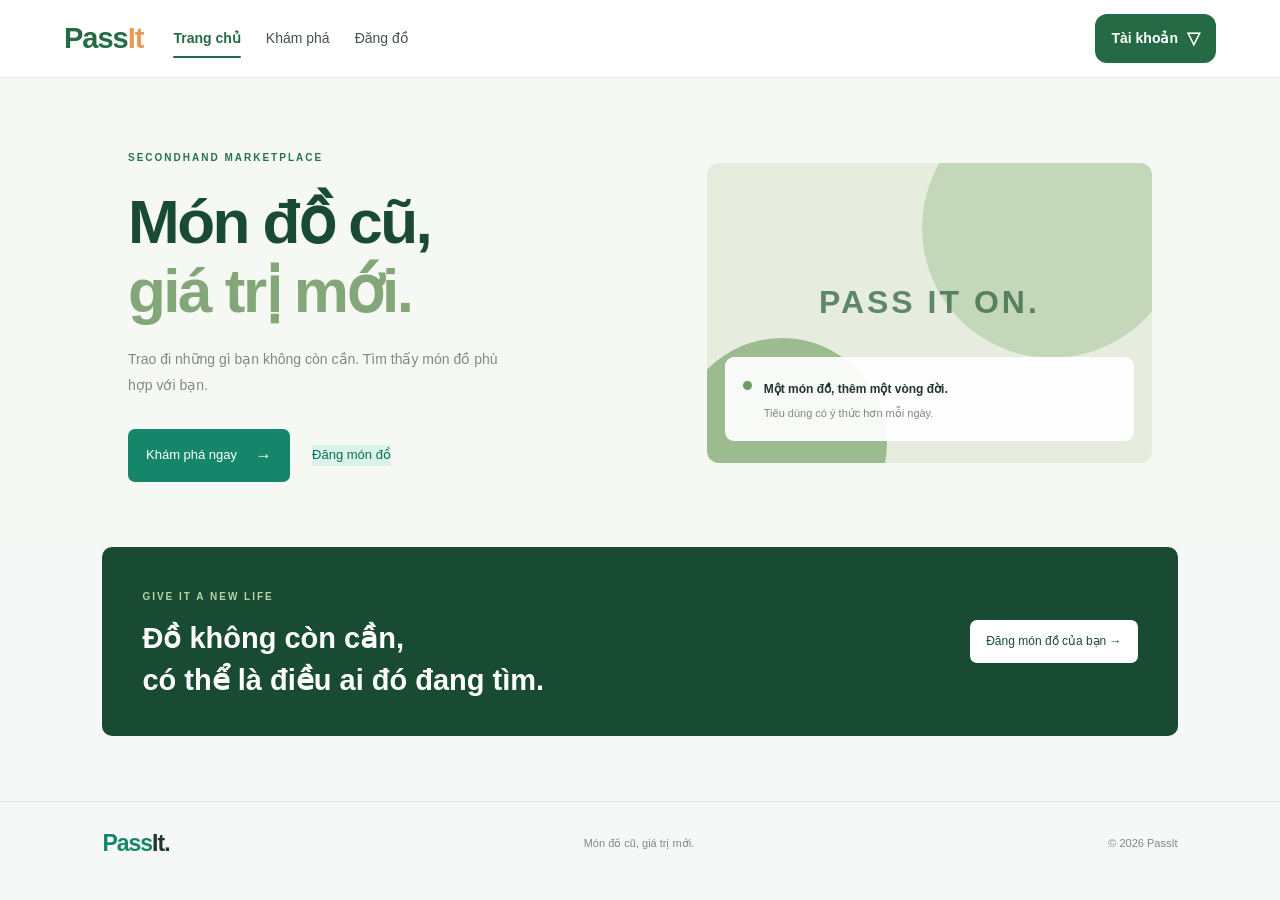
<file: index.html>
<!DOCTYPE html>
<html lang="vi">
<head>
    <meta charset="UTF-8">
    <meta name="viewport" content="width=device-width, initial-scale=1.0">
    <title>PassIt - Chia sẻ và trao đổi đồ cũ</title>

    <script>
        window.location.replace("trang-chu/trang-chu.html");
    </script>
</head>
<body>
    <p>Đang mở PassIt...</p>
    <a href="trang-chu/trang-chu.html">Nhấn vào đây nếu trang không tự chuyển.</a>
</body>
</html>
</file>
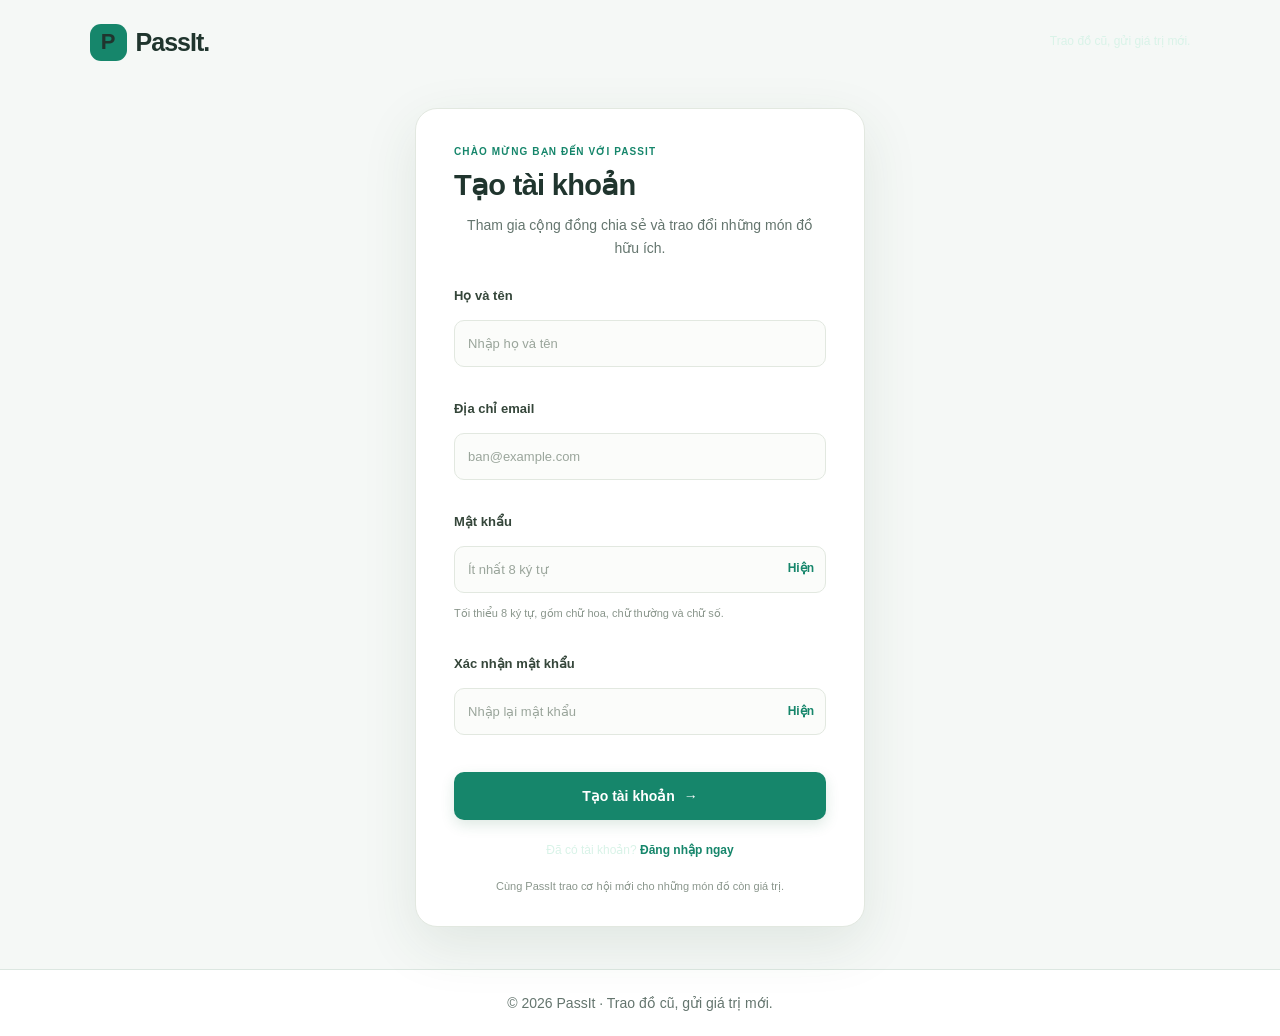
<file: dang-ky.html>
<!DOCTYPE html>
<html lang="vi">

<head>
    <meta charset="UTF-8">
    <meta name="viewport" content="width=device-width, initial-scale=1.0">
    <title>Đăng Ký</title>
    <link rel="stylesheet" href="dang-ky.css">
    <link rel="stylesheet" href="../chung/chung.css">
</head>

<body>
    <header class="thanh-dau-trang">
        <a class="logo" href="../trang-chu/trang-chu.html">
            <span class="logo-bieu-tuong">P</span>
            <span>Pass<span class="logo-it">It.</span></span>
        </a>
        <span class="dau-trang-phu">Trao đồ cũ, gửi giá trị mới.</span>
    </header>

    <main class="khu-vuc-xac-thuc">
        <section class="the-xac-thuc">
            <div class="dau-form">
                <div class="bieu-tuong-form" aria-hidden="true"></div>
                <p class="nhan-form">CHÀO MỪNG BẠN ĐẾN VỚI PASSIT</p>
                <h1>Tạo tài khoản</h1>
                <p class="mo-ta-form">
                    Tham gia cộng đồng chia sẻ và trao đổi những món đồ hữu ích.
                </p>
            </div>

            <form id="formDangKy" novalidate>
                <div class="nhom-truong">
                    <label for="hoTen">Họ và tên</label>
                    <input type="text" id="hoTen" name="hoTen" placeholder="Nhập họ và tên" autocomplete="name"
                        maxlength="100" required>
                    <small class="loi-truong" id="loiHoTen"></small>
                </div>

                <div class="nhom-truong">
                    <label for="email">Địa chỉ email</label>
                    <input type="email" id="email" name="email" placeholder="ban@example.com" autocomplete="email"
                        maxlength="254" required>

                    <small class="loi-truong" id="loiEmail"></small>

                    <div id="goiYEmail" class="goi-y-email" hidden>
                        Có phải bạn muốn nhập
                        <button type="button" id="nutSuaEmail"></button>?
                    </div>
                </div>

                <div class="nhom-truong">
                    <label for="matKhau">Mật khẩu</label>
                    <div class="o-mat-khau">
                        <input type="password" id="matKhau" name="matKhau" placeholder="Ít nhất 8 ký tự"
                            autocomplete="new-password" required>
                        <button class="nut-hien-mat-khau" type="button" data-target="matKhau"
                            aria-pressed="false">Hiện</button>
                    </div>
                    <small class="goi-y">
                        Tối thiểu 8 ký tự, gồm chữ hoa, chữ thường và chữ số.
                    </small>
                    <small class="loi-truong" id="loiMatKhau"></small>
                </div>

                <div class="nhom-truong">
                    <label for="xacNhanMatKhau">Xác nhận mật khẩu</label>
                    <div class="o-mat-khau">
                        <input type="password" id="xacNhanMatKhau" name="xacNhanMatKhau" placeholder="Nhập lại mật khẩu"
                            autocomplete="new-password" required>
                        <button class="nut-hien-mat-khau" type="button" data-target="xacNhanMatKhau"
                            aria-pressed="false">Hiện</button>
                    </div>
                    <small class="loi-truong" id="loiXacNhan"></small>
                </div>

                <div id="thongBao" class="thong-bao" role="status" aria-live="polite" hidden></div>

                <button class="nut-chinh" type="submit">
                    Tạo tài khoản <span aria-hidden="true">→</span>
                </button>
            </form>

            <p class="chuyen-trang">
                Đã có tài khoản?
                <a href="../dang-nhap/dang-nhap.html">Đăng nhập ngay</a>
            </p>

            <p class="ghi-chu">
                Cùng PassIt trao cơ hội mới cho những món đồ còn giá trị.
            </p>
        </section>
    </main>

    <footer class="chan-trang">
        © 2026 PassIt · Trao đồ cũ, gửi giá trị mới.
    </footer>
    <script src="../chung/chung.js"></script>
    <script src="dang-ky.js"></script>
</body>

</html>
</file>
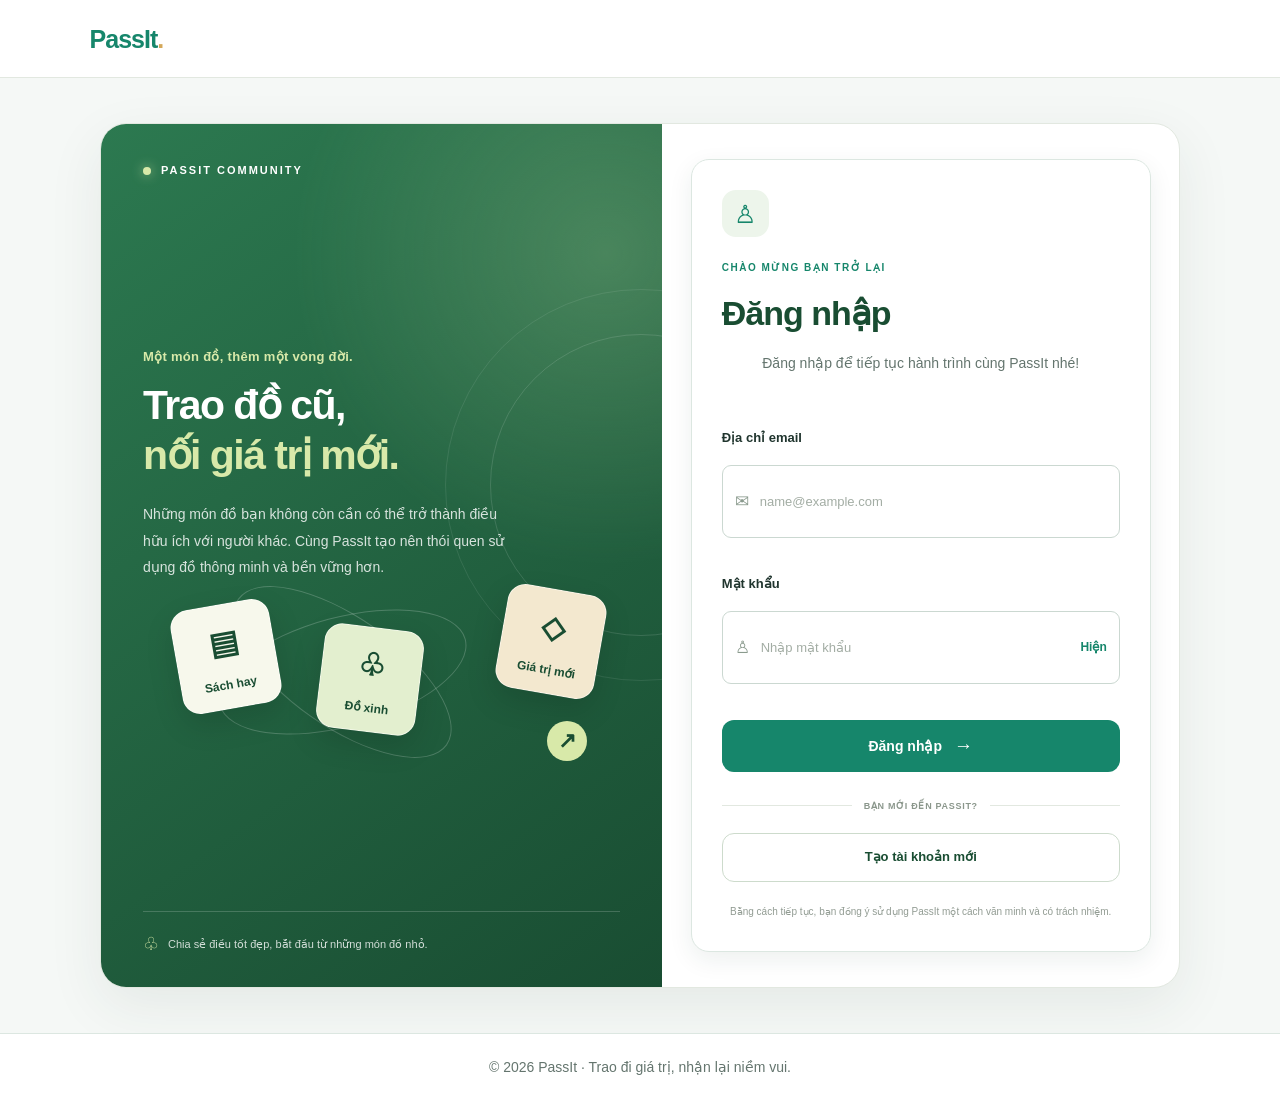
<file: dang-nhap.html>
<!DOCTYPE html>
<html lang="vi">

<head>
    <meta charset="UTF-8">
    <meta name="viewport" content="width=device-width, initial-scale=1.0">
    <title>Đăng Nhập</title>
    <link rel="stylesheet" href="dang-nhap.css">
    <link rel="stylesheet" href="../chung/chung.css">
</head>

<body>
    <header class="thanh-dieu-huong">
        <a href="../trang-chu/trang-chu.html" class="logo">
            Pass<span>It</span><span class="dau-logo">.</span>
        </a>
    </header>

    <main class="khung-chinh">
        <div class="khung-dang-nhap">

            <!-- KHUNG GIỚI THIỆU BÊN TRÁI -->
            <section class="khung-gioi-thieu">
                <div class="nhan-thuong-hieu">
                    <span class="cham-trang"></span>
                    PASSIT COMMUNITY
                </div>

                <div class="noi-dung-gioi-thieu">
                    <p class="dong-mo-dau">Một món đồ, thêm một vòng đời.</p>

                    <h1>
                        Trao đồ cũ,<br>
                        <span>nối giá trị mới.</span>
                    </h1>

                    <p class="mo-ta-gioi-thieu">
                        Những món đồ bạn không còn cần có thể trở thành
                        điều hữu ích với người khác. Cùng PassIt tạo nên
                        thói quen sử dụng đồ thông minh và bền vững hơn.
                    </p>

                    <div class="minh-hoa">
                        <div class="vong-tron vong-tron-1"></div>
                        <div class="vong-tron vong-tron-2"></div>

                        <div class="the-minh-hoa the-sach">
                            <span class="bieu-tuong">▤</span>
                            <span>Sách hay</span>
                        </div>

                        <div class="the-minh-hoa the-tui">
                            <span class="bieu-tuong">♧</span>
                            <span>Đồ xinh</span>
                        </div>

                        <div class="the-minh-hoa the-hop">
                            <span class="bieu-tuong">◇</span>
                            <span>Giá trị mới</span>
                        </div>

                        <div class="vong-ket-noi">↗</div>
                    </div>
                </div>

                <div class="chan-gioi-thieu">
                    <span>♧</span>
                    Chia sẻ điều tốt đẹp, bắt đầu từ những món đồ nhỏ.
                </div>
            </section>

            <!-- KHUNG ĐĂNG NHẬP BÊN PHẢI -->
            <section class="khung-form">
                <div class="dau-form">
                    <div class="bieu-tuong-tai-khoan">♙</div>

                    <p class="nhan-nho">CHÀO MỪNG BẠN TRỞ LẠI</p>

                    <h2>Đăng nhập</h2>

                    <p class="mo-ta-form">
                        Đăng nhập để tiếp tục hành trình cùng PassIt nhé!
                    </p>
                </div>

                <form id="formDangNhap" novalidate>
                    <div class="nhom-truong">
                        <label for="email">Địa chỉ email</label>

                        <div class="o-nhap">
                            <span class="icon-truong" aria-hidden="true">✉</span>

                            <input type="email" id="email" name="email" placeholder="name@example.com"
                                autocomplete="email" required>
                        </div>

                        <small class="loi-truong" id="loiEmail"></small>
                    </div>

                    <div class="nhom-truong">
                        <div class="nhan-mat-khau">
                            <label for="matKhau">Mật khẩu</label>
                        </div>

                        <div class="o-nhap">
                            <span class="icon-truong" aria-hidden="true">♙</span>

                            <input type="password" id="matKhau" name="matKhau" placeholder="Nhập mật khẩu"
                                autocomplete="current-password" required>

                            <button type="button" id="nutHienMatKhau" class="nut-hien-mat-khau"
                                aria-label="Hiện mật khẩu" aria-pressed="false">
                                Hiện
                            </button>
                        </div>

                        <small class="loi-truong" id="loiMatKhau"></small>
                    </div>

                    <div class="thong-bao" id="thongBao" role="status" aria-live="polite" hidden></div>

                    <button type="submit" class="nut-dang-nhap" id="nutDangNhap">
                        Đăng nhập
                        <span aria-hidden="true">→</span>
                    </button>
                </form>

                <div class="duong-phan-cach">
                    <span></span>
                    <p>BẠN MỚI ĐẾN PASSIT?</p>
                    <span></span>
                </div>

                <a href="../dang-ky/dang-ky.html" class="nut-dang-ky">
                    Tạo tài khoản mới
                </a>

                <p class="ghi-chu">
                    Bằng cách tiếp tục, bạn đồng ý sử dụng PassIt
                    một cách văn minh và có trách nhiệm.
                </p>
            </section>
        </div>
    </main>

    <footer class="chan-trang">
        © 2026 PassIt · Trao đi giá trị, nhận lại niềm vui.
    </footer>


    <script src="../chung/chung.js"></script>
    <script src="dang-nhap.js"></script>
</body>

</html>
</file>
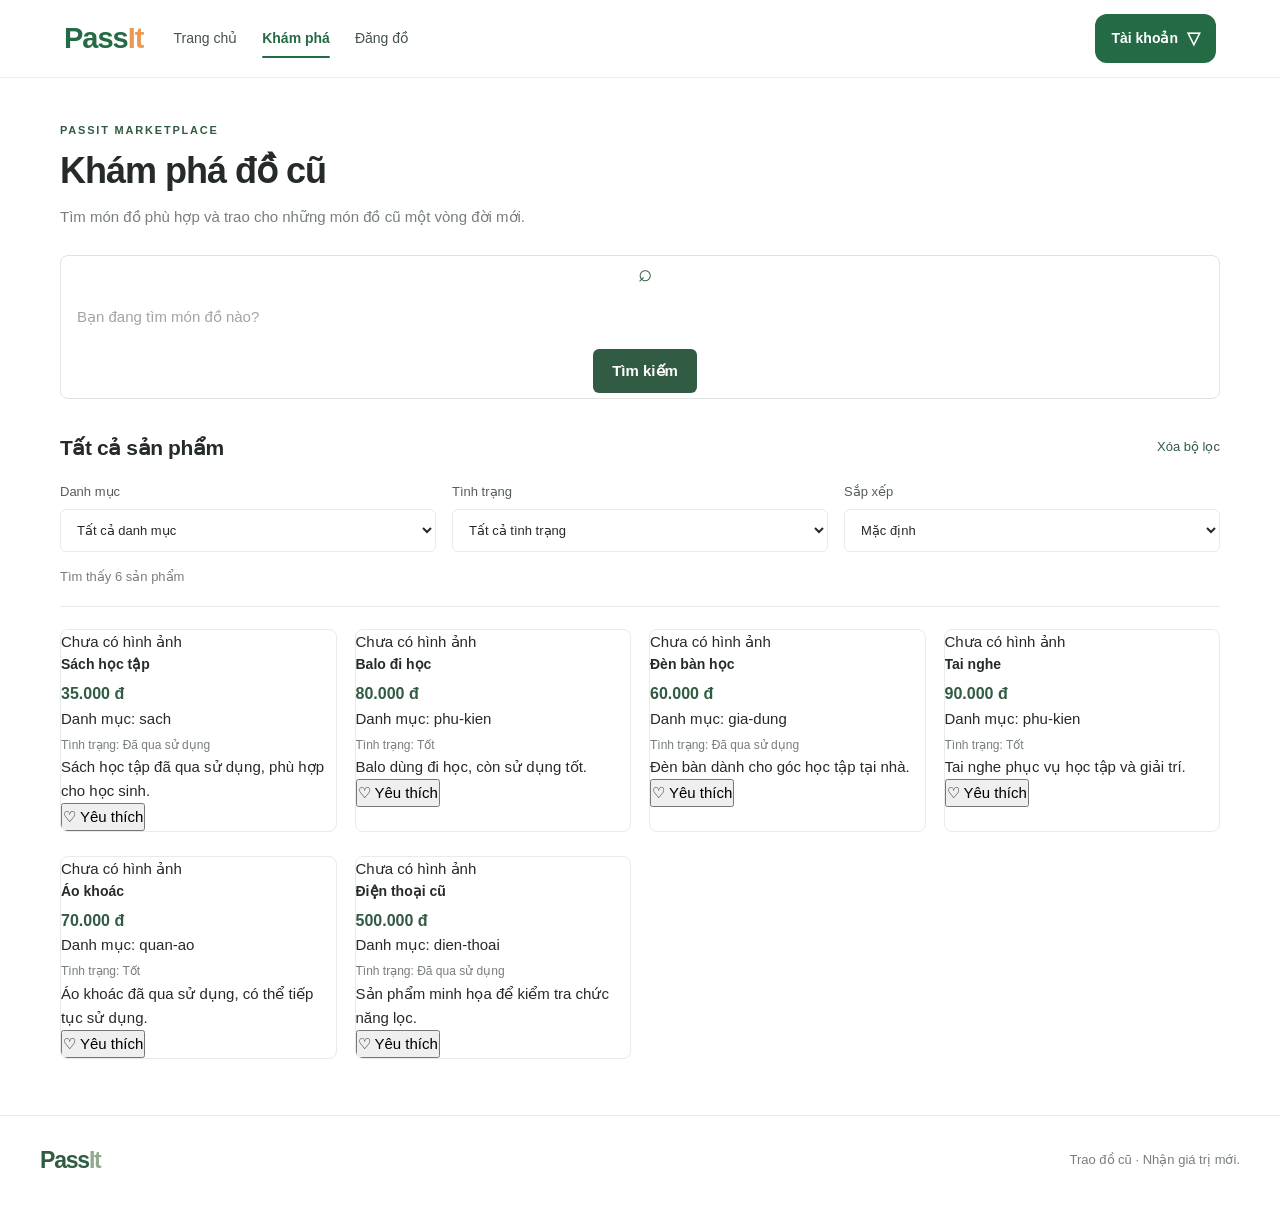
<file: danh-sach.html>
<!DOCTYPE html>
<html lang="vi">

<head>
    <meta charset="UTF-8">
    <meta name="viewport" content="width=device-width, initial-scale=1.0">
    <title>Document</title>
    <link rel="stylesheet" href="../chung/chung.css">
    <link rel="stylesheet" href="danh-sach.css">
</head>

<body>
    <!--NAVBAR-->
    <header class="dau-trang">
        <!-- LOGO -->
        <a class="logo" href="../trang-chu/trang-chu.html">
            Pass<span>It</span>
        </a>
        <nav class="menu">
            <a href="../trang-chu/trang-chu.html">
                Trang chủ
            </a>

            <a href="../danh-sach/danh-sach.html" class="muc-dang-chon">
                Khám phá
            </a>

            <a href="../dang-do/dang-do.html">
                Đăng đồ
            </a>
        </nav>

        <!-- TAI KHOAN BEN PHAI -->
        <div class="menu-tai-khoan">

            <button class="nut-tai-khoan" type="button">
                <span>Tài khoản</span>
                <span class="mui-ten">▽</span>
            </button>

            <!-- MENU THA XUONG -->
            <div class="menu-tha-xuong">

                <div class="thong-tin-menu">
                    <div class="avatar-menu">♙</div>

                    <div class="chu-thong-tin">
                        <p class="tieu-de-menu">Tài khoản của tôi</p>
                        <span id="tenTrenMenu">Thành viên PassIt</span>
                    </div>
                </div>

                <div class="duong-ke-menu"></div>

                <a href="../thong-tin-ca-nhan/thong-tin.html" id="lienKetThongTin">
                    Thông tin cá nhân
                </a>

                <a href="../san-pham-yeu-thich/yeu-thich.html" id="lienKetYeuThich">
                    Sản phẩm yêu thích
                </a>

                <div class="duong-ke-menu"></div>

                <button type="button" class="nut-dang-xuat" id="nutDangXuat">
                    ↪ Đăng xuất
                </button>

            </div>

    </header>

    <main class="container">

        <!-- TITLE -->
        <section class="page-heading">
            <p class="eyebrow">PASSIT MARKETPLACE</p>
            <h1>Khám phá đồ cũ</h1>
            <p>Tìm món đồ phù hợp và trao cho những món đồ cũ một vòng đời mới.</p>
        </section>

        <!-- SEARCH -->
        <section class="search-section">
            <form id="formTimKiem" class="search-form">
                <span class="search-icon">⌕</span>
                <input type="search" id="tuKhoa" placeholder="Bạn đang tìm món đồ nào?" aria-label="Tìm kiếm sản phẩm">
                <button type="submit" class="search-button">Tìm kiếm</button>
            </form>
        </section>

        <!-- FILTERS -->
        <section class="filter-section">
            <div class="filter-heading">
                <h2>Tất cả sản phẩm</h2>
                <button type="button" id="nutXoaBoLoc" class="clear-button">
                    Xóa bộ lọc
                </button>
            </div>

            <div class="filter-controls">
                <label class="filter-item">
                    <span>Danh mục</span>
                    <select id="locDanhMuc">
                        <option value="">Tất cả danh mục</option>
                        <option value="dien-thoai">Điện thoại</option>
                        <option value="laptop">Laptop</option>
                        <option value="may-tinh-bang">Máy tính bảng</option>
                        <option value="quan-ao">Quần áo</option>
                        <option value="giay-dep">Giày dép</option>
                        <option value="tui-xach">Túi xách</option>
                        <option value="sach">Sách</option>
                        <option value="phu-kien">Phụ kiện</option>
                        <option value="noi-that">Nội thất</option>
                        <option value="gia-dung">Đồ gia dụng</option>
                        <option value="lam-dep">Làm đẹp</option>
                        <option value="the-thao">Thể thao</option>
                        <option value="khac">Khác</option>
                    </select>
                </label>

                <label class="filter-item">
                    <span>Tình trạng</span>
                    <select id="locTinhTrang">
                        <option value="">Tất cả tình trạng</option>
                        <option value="như mới">Như mới</option>
                        <option value="tốt">Đã qua sử dụng - tốt</option>
                        <option value="đã qua sử dụng">Đã qua sử dụng</option>
                    </select>
                </label>

                <label class="filter-item">
                    <span>Sắp xếp</span>
                    <select id="sapXep">
                        <option value="mac-dinh">Mặc định</option>
                        <option value="gia-tang">Giá thấp đến cao</option>
                        <option value="gia-giam">Giá cao đến thấp</option>
                        <option value="moi-nhat">Mới đăng</option>
                    </select>
                </label>
            </div>

            <p id="soLuongSanPham" class="product-count"></p>
        </section>

        <!-- PRODUCT LIST -->
        <section class="products-section">
            <div id="thongBaoSanPham" class="notice" hidden></div>

            <div id="danhSachSanPham" class="product-grid">
                <p class="empty-state">Đang tải sản phẩm...</p>
            </div>
        </section>

    </main>

    <!-- BACK TO TOP -->
    <button id="backToTop" class="back-to-top" aria-label="Lên đầu trang">
        ↑
    </button>

    <!-- FOOTER -->
    <footer class="footer">
        <div class="footer-inner">
            <a href="../trang-chu/trang-chu.html" class="logo">
                Pass<span>It</span>
            </a>
            <p>Trao đồ cũ · Nhận giá trị mới.</p>
        </div>
    </footer>

    <script src="../chung/chung.js"></script>
    <script src="danh-sach.js"></script>
</body>

</html>
</file>
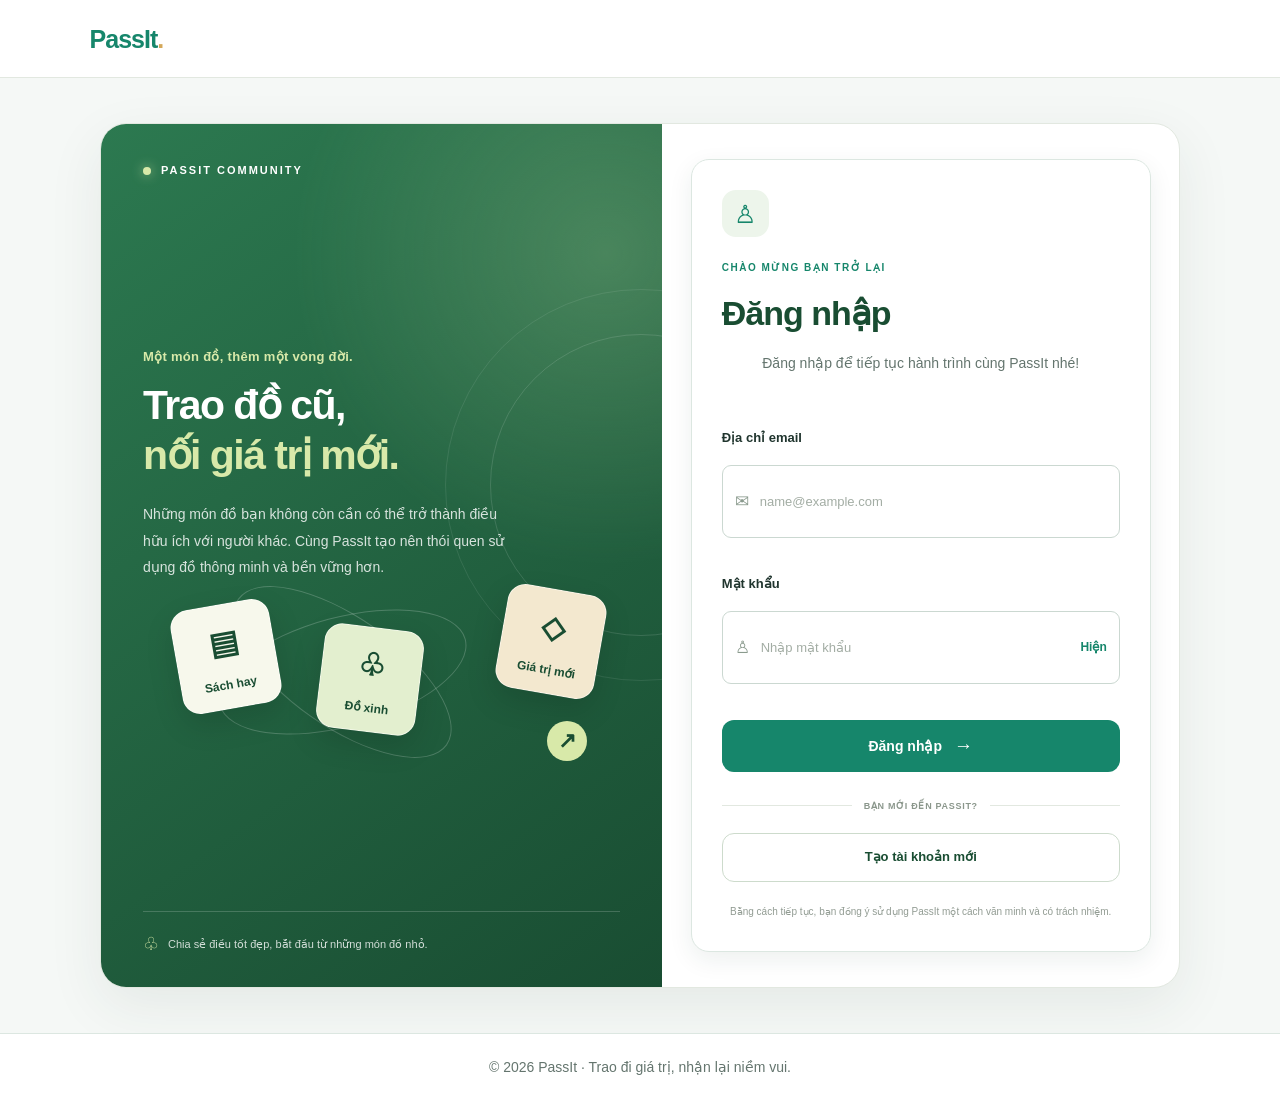
<file: thong-tin.html>
<!DOCTYPE html>
<html lang="vi">

<head>
    <meta charset="UTF-8">
    <meta name="viewport" content="width=device-width, initial-scale=1.0">
    <title>Document</title>
    <link rel="stylesheet" href="../chung/chung.css">
    <link rel="stylesheet" href="thong-tin.css">
</head>

<body>
    <!--NAVBAR-->
    <header class="dau-trang">
        <!-- LOGO -->
        <a class="logo" href="../trang-chu/trang-chu.html">
            Pass<span>It</span>
        </a>
        <nav class="menu">
            <a href="../trang-chu/trang-chu.html" class="muc-dang-chon">
                Trang chủ
            </a>

            <a href="../danh-sach/danh-sach.html">
                Khám phá
            </a>

            <a href="../dang-do/dang-do.html">
                Đăng đồ
            </a>
        </nav>

        <!-- TAI KHOAN BEN PHAI -->
        <div class="menu-tai-khoan">

            <button class="nut-tai-khoan" type="button">
                <span>Tài khoản</span>
                <span class="mui-ten">▽</span>
            </button>

            <!-- MENU THA XUONG -->
            <div class="menu-tha-xuong">

                <div class="thong-tin-menu">
                    <div class="avatar-menu">♙</div>

                    <div class="chu-thong-tin">
                        <p class="tieu-de-menu">Tài khoản của tôi</p>
                        <span id="tenTrenMenu">Thành viên PassIt</span>
                    </div>
                </div>

                <div class="duong-ke-menu"></div>

                <a href="../thong-tin-ca-nhan/thong-tin.html" id="lienKetThongTin">
                    Thông tin cá nhân
                </a>

                <a href="../san-pham-yeu-thich/yeu-thich.html" id="lienKetYeuThich">
                    Sản phẩm yêu thích
                </a>

                <div class="duong-ke-menu"></div>

                <button type="button" class="nut-dang-xuat" id="nutDangXuat">
                    ↪ Đăng xuất
                </button>

            </div>

    </header>

    <main class="trang-ca-nhan">
        <div class="tieu-de-trang">
            <p class="nhan-nho">TÀI KHOẢN CỦA BẠN</p>
            <h1>Thông tin cá nhân</h1>
            <p>Quản lý thông tin và các tin đăng của bạn trên PassIt.</p>
        </div>

        <section class="khung-thong-tin">
            <div class="tieu-de-khung">
                <div>
                    <h2>Thông tin của tôi</h2>
                    <p>Thông tin tài khoản hiện tại</p>
                </div>
            </div>

            <div id="thongBao" class="thong-bao" hidden></div>

            <form id="formThongTin">
                <div class="luoi-thong-tin">
                    <div class="truong-nhap">
                        <label for="hoTen">Họ và tên</label>
                        <input type="text" id="hoTen" name="hoTen" placeholder="Nhập họ và tên" required>
                    </div>

                    <div class="truong-nhap">
                        <label for="email">Email</label>
                        <input type="email" id="email" name="email" readonly>
                        <small>Email được dùng để xác định tài khoản.</small>
                    </div>
                </div>

                <div class="hanh-dong-thong-tin">
                    <button type="submit" class="nut-chinh">
                        Lưu thay đổi
                    </button>
                    <button type="button" id="nutDangXuat" class="nut-phu">
                        Đăng xuất
                    </button>
                </div>
            </form>
        </section>

        <section class="khung-tin-dang">
            <div class="tieu-de-tin-dang">
                <div>
                    <p class="nhan-nho">QUẢN LÝ CỦA BẠN</p>
                    <h2>Tin đã đăng của tôi</h2>
                    <p class="mo-ta-tin-dang">
                        Những món đồ bạn đã chia sẻ trên PassIt.
                    </p>
                </div>

                <a href="../dang-do/dang-do.html" class="nut-chinh nut-dang-tin">
                    + Đăng đồ mới
                </a>
            </div>

            <div class="thanh-thong-ke">
                <span>Tổng số tin đăng</span>
                <strong id="soLuongTin">0 tin</strong>
            </div>

            <div id="danhSachTin" class="danh-sach-tin"></div>
        </section>
    </main>

    <!-- BACK TO TOP -->
    <button id="backToTop" class="back-to-top" aria-label="Lên đầu trang">
        ↑
    </button>


    <footer class="chan-trang">
        <a href="../trang-chu/trang-chu.html" class="logo">PassIt</a>
        <p>Trao đi món đồ cũ, tiếp nối giá trị mới.</p>
    </footer>
    <script src="../chung/chung.js"></script>
    <script src="thong-tin.js"></script>
</body>

</html>
</file>
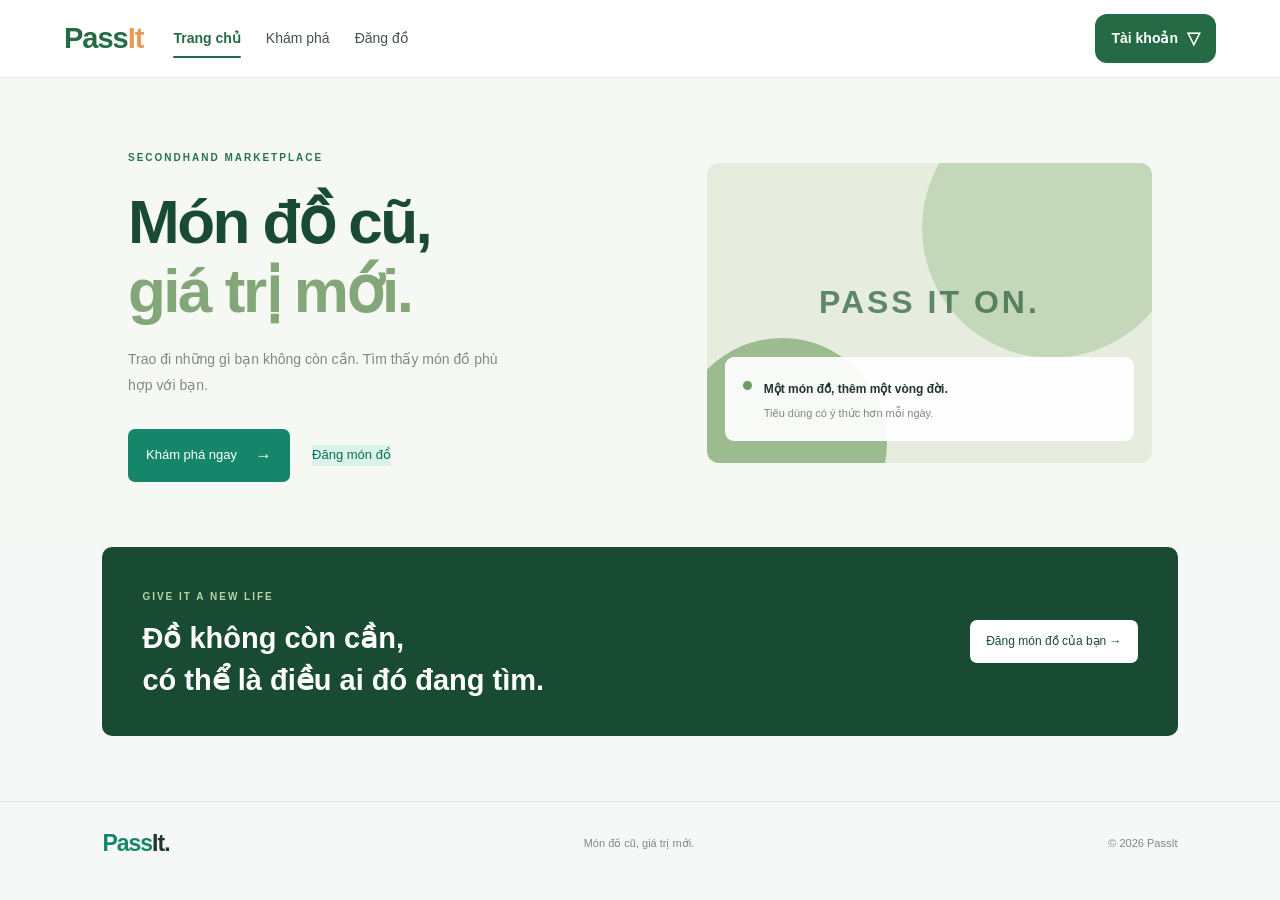
<file: trang-chu.html>
<!DOCTYPE html>
<html lang="vi">

<head>
    <meta charset="UTF-8">
    <meta name="viewport" content="width=device-width, initial-scale=1.0">
    <title>Trang Chủ</title>
    <link rel="stylesheet" href="trang-chu.css">
    <link rel="stylesheet" href="../chung/chung.css">
</head>

<body>
    <!--NAVBAR-->
    <header class="dau-trang">
        <!-- LOGO -->
        <a class="logo" href="trang-chu.html">
            Pass<span>It</span>
        </a>
        <nav class="menu">
            <a href="trang-chu.html" class="muc-dang-chon">
                Trang chủ
            </a>

            <a href="../danh-sach/danh-sach.html">
                Khám phá
            </a>

            <a href="../dang-do/dang-do.html">
                Đăng đồ
            </a>
        </nav>

        <!-- TAI KHOAN BEN PHAI -->
        <div class="menu-tai-khoan">

            <button class="nut-tai-khoan" type="button">
                <span>Tài khoản</span>
                <span class="mui-ten">▽</span>
            </button>

            <!-- MENU THA XUONG -->
            <div class="menu-tha-xuong">

                <div class="thong-tin-menu">
                    <div class="avatar-menu">♙</div>

                    <div class="chu-thong-tin">
                        <p class="tieu-de-menu">Tài khoản của tôi</p>
                        <span id="tenTrenMenu">Thành viên PassIt</span>
                    </div>
                </div>

                <div class="duong-ke-menu"></div>

                <a href="../thong-tin-ca-nhan/thong-tin.html" id="lienKetThongTin">
                    Thông tin cá nhân
                </a>

                <a href="../san-pham-yeu-thich/yeu-thich.html" id="lienKetYeuThich">
                    Sản phẩm yêu thích
                </a>

                <div class="duong-ke-menu"></div>

                <button type="button" class="nut-dang-xuat" id="nutDangXuat">
                    ↪ Đăng xuất
                </button>

            </div>

    </header>

    <main>
        <section class="hero">
            <div class="hero-noi-dung">
                <span class="nhan-nho">SECONDHAND MARKETPLACE</span>

                <h1>Món đồ cũ,<br><span>giá trị mới.</span></h1>

                <p>
                    Trao đi những gì bạn không còn cần.
                    Tìm thấy món đồ phù hợp với bạn.
                </p>

                <div class="hero-nut">
                    <a href="../danh-sach/danh-sach.html" class="nut-chinh">
                        Khám phá ngay <span>→</span>
                    </a>

                    <a href="../dang-do/dang-do.html" class="nut-phu">
                        Đăng món đồ
                    </a>
                </div>
            </div>

            <div class="hero-hinh">
                <div class="hinh-trang-tri hinh-1"></div>
                <div class="hinh-trang-tri hinh-2"></div>

                <div class="hero-thong-diep">
                    <span class="dau-cham"></span>
                    <div>
                        <strong>Một món đồ, thêm một vòng đời.</strong>
                        <p>Tiêu dùng có ý thức hơn mỗi ngày.</p>
                    </div>
                </div>

                <div class="hero-chu">PASS IT ON.</div>
            </div>
        </section>


        <section class="loi-moi">
            <div>
                <span class="nhan-nho">GIVE IT A NEW LIFE</span>
                <h2>Đồ không còn cần,<br>có thể là điều ai đó đang tìm.</h2>
            </div>

            <a href="../dang-do/dang-do.html" class="nut-trang">
                Đăng món đồ của bạn →
            </a>
        </section>
    </main>


    <!-- BACK TO TOP -->
    <button id="backToTop" class="back-to-top" aria-label="Lên đầu trang">
        ↑
    </button>

    <footer>
        <a href="trang-chu.html" class="logo">Pass<span>It.</span></a>
        <p>Món đồ cũ, giá trị mới.</p>
        <span class="ban-quyen">© 2026 PassIt</span>
    </footer>


    <script src="../chung/chung.js"></script>
    <script src="trang-chu.js"></script>
</body>

</html>
</file>
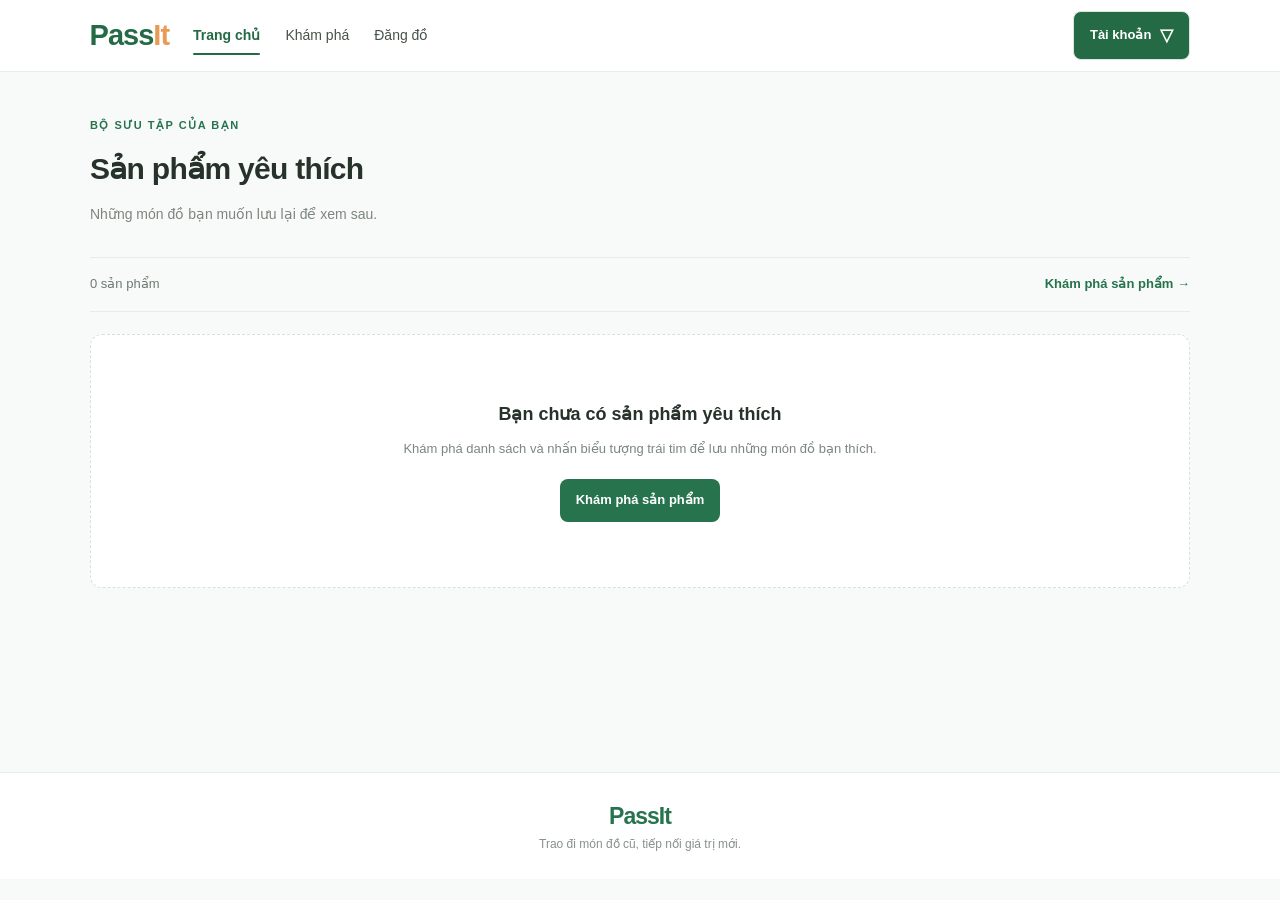
<file: yeu-thich.html>
<!DOCTYPE html>
<html lang="vi">

<head>
    <meta charset="UTF-8">
    <meta name="viewport" content="width=device-width, initial-scale=1.0">
    <title>Sản Phẩm Yêu Thích</title>
    <link rel="stylesheet" href="../chung/chung.css">
    <link rel="stylesheet" href="yeu-thich.css">
</head>

<body>
    <!--NAVBAR-->
    <header class="dau-trang">
        <!-- LOGO -->
        <a class="logo" href="../trang-chu/trang-chu.html">
            Pass<span>It</span>
        </a>
        <nav class="menu">
            <a href="../trang-chu/trang-chu.html" class="muc-dang-chon">
                Trang chủ
            </a>

            <a href="../danh-sach/danh-sach.html">
                Khám phá
            </a>

            <a href="../dang-do/dang-do.html">
                Đăng đồ
            </a>
        </nav>

        <!-- TAI KHOAN BEN PHAI -->
        <div class="menu-tai-khoan">

            <button class="nut-tai-khoan" type="button">
                <span>Tài khoản</span>
                <span class="mui-ten">▽</span>
            </button>

            <!-- MENU THA XUONG -->
            <div class="menu-tha-xuong">

                <div class="thong-tin-menu">
                    <div class="avatar-menu">♙</div>

                    <div class="chu-thong-tin">
                        <p class="tieu-de-menu">Tài khoản của tôi</p>
                        <span id="tenTrenMenu">Thành viên PassIt</span>
                    </div>
                </div>

                <div class="duong-ke-menu"></div>

                <a href="../thong-tin-ca-nhan/thong-tin.html" id="lienKetThongTin">
                    Thông tin cá nhân
                </a>

                <a href="../san-pham-yeu-thich/yeu-thich.html" id="lienKetYeuThich">
                    Sản phẩm yêu thích
                </a>

                <div class="duong-ke-menu"></div>

                <button type="button" class="nut-dang-xuat" id="nutDangXuat">
                    ↪ Đăng xuất
                </button>

            </div>

    </header>

    <main class="noi-dung">
        <div class="tieu-de">
            <p class="nhan-nho">BỘ SƯU TẬP CỦA BẠN</p>
            <h1>Sản phẩm yêu thích</h1>
            <p>Những món đồ bạn muốn lưu lại để xem sau.</p>
        </div>

        <div class="thanh-cong-cu">
            <span id="soLuongYeuThich">0 sản phẩm</span>

            <a href="../danh-sach/danh-sach.html" class="nut-xem-them">
                Khám phá sản phẩm →
            </a>
        </div>

        <div id="thongBao" class="thong-bao" hidden></div>

        <section id="danhSachYeuThich" class="luoi-san-pham"></section>
    </main>

    <footer class="chan-trang">
        <a href="../trang-chu/trang-chu.html" class="logo">PassIt</a>
        <p>Trao đi món đồ cũ, tiếp nối giá trị mới.</p>
    </footer>

    <script src="../chung/chung.js"></script>
    <script src="yeu-thich.js"></script>
</body>

</html>
</file>
<file: dang-ky.css>
:root {
    --mau-chinh: #246b45;
    --mau-dam: #194d32;
    --mau-sang: #eaf4ec;
    --mau-nen: #f5f7f2;
    --mau-chu: #25352b;
    --mau-phu: #778579;
    --mau-vien: #e2e8e0;
    --mau-loi: #c83f3f;
}

* {
    box-sizing: border-box;
}

html {
    min-height: 100%;
    -webkit-text-size-adjust: 100%;
}

body,
input,
button {
    font-family: 'Inter', -apple-system, BlinkMacSystemFont, 'Segoe UI', Roboto, sans-serif !important;
}

body {
    margin: 0;
    min-height: 100vh;
    color: var(--mau-chu);
    background:
        radial-gradient(ellipse at 5% 5%, #e3f0e4, transparent 34%),
        radial-gradient(ellipse at 95% 95%, #e9efdf, transparent 30%),
        var(--mau-nen);
    font-size: 14px;
    line-height: 1.5;
}

button,
input {
    font-size: inherit;
}

button {
    -webkit-appearance: none;
    appearance: none;
}

[hidden] {
    display: none !important;
}

/* Header */

.thanh-dau-trang {
    display: flex;
    justify-content: space-between;
    align-items: center;
    gap: 16px;
    padding: 22px 7%;
}

.logo {
    display: inline-flex;
    align-items: center;
    gap: 9px;
    color: var(--mau-chinh);
    font-size: 27px;
    font-weight: 800;
    letter-spacing: -1px;
    text-decoration: none;
}

.logo-bieu-tuong {
    display: grid;
    place-items: center;
    width: 37px;
    height: 37px;
    border-radius: 11px;
    background: var(--mau-chinh);
    color: #fff;
    font-size: 22px;
    letter-spacing: 0;
}

.logo-it {
    color: #80a88b;
}

.dau-trang-phu {
    color: var(--mau-phu);
    font-size: 12px;
}

/* Form chính giữa */

.khu-vuc-xac-thuc {
    display: flex;
    justify-content: center;
    align-items: flex-start;
    padding: 24px 18px 42px;
}

.the-xac-thuc {
    width: 100%;
    max-width: 450px;
    padding: 35px 38px 30px;
    border: 1px solid var(--mau-vien);
    border-radius: 22px;
    background: #fff;
    box-shadow: 0 18px 55px rgba(36, 75, 47, 0.10);
    animation: hienForm 0.35s ease-out;
}

@keyframes hienForm {
    from {
        opacity: 0;
        transform: translateY(8px);
    }
    to {
        opacity: 1;
        transform: translateY(0);
    }
}

/* Tiêu đề */

.dau-form {
    margin-bottom: 25px;
}



.nhan-form {
    margin: 0 0 7px;
    color: var(--mau-chinh);
    font-size: 10px;
    font-weight: 800;
    letter-spacing: 1.1px;
    line-height: 1.6;
}

.dau-form h1 {
    margin: 0 0 9px;
    font-size: 29px;
    line-height: 1.3;
    letter-spacing: -0.7px;
    font-weight: 800;
}

.mo-ta-form {
    margin: 0;
    color: var(--mau-phu);
    font-size: 13px;
    line-height: 1.7;
}

/* Các ô nhập */

.nhom-truong {
    margin-bottom: 17px;
}

.nhom-truong label {
    display: block;
    margin-bottom: 7px;
    color: #35463a;
    font-size: 13px;
    font-weight: 700;
}

.nhom-truong input {
    display: block;
    width: 100%;
    height: 47px;
    padding: 0 13px;
    border: 1px solid var(--mau-vien);
    border-radius: 10px;
    outline: none;
    background: #fbfcfa;
    color: var(--mau-chu);
    font-size: 13px;
    line-height: normal;
    transition: border-color 0.2s, box-shadow 0.2s;
}

.nhom-truong input::placeholder {
    color: #9aa59b;
    opacity: 1;
}

.nhom-truong input:hover {
    border-color: #b6cbb9;
}

.nhom-truong input:focus {
    border-color: var(--mau-chinh);
    background: #fff;
    box-shadow: 0 0 0 3px rgba(36, 107, 69, 0.10);
}

.nhom-truong input[aria-invalid="true"] {
    border-color: var(--mau-loi);
}

/* Hiện mật khẩu */

.o-mat-khau {
    position: relative;
}

.o-mat-khau input {
    padding-right: 65px;
}

.nut-hien-mat-khau {
    position: absolute;
    top: 50%;
    right: 12px;
    transform: translateY(-50%);
    padding: 5px 0;
    border: 0;
    background: transparent;
    color: var(--mau-chinh);
    font-size: 12px;
    font-weight: 700;
    cursor: pointer;
}

.nut-hien-mat-khau:hover {
    color: var(--mau-dam);
}

.goi-y {
    display: block;
    margin-top: 6px;
    color: #8a968c;
    font-size: 11px;
    line-height: 1.6;
}

/* Lỗi và gợi ý email */

.loi-truong {
    display: block;
    margin-top: 5px;
    color: var(--mau-loi);
    font-size: 12px;
    line-height: 1.5;
    overflow-wrap: anywhere;
}

.loi-truong:empty {
    display: none;
}

.goi-y-email {
    margin-top: 8px;
    padding: 10px 11px;
    border: 1px solid #dce9dc;
    border-radius: 9px;
    background: #f0f7f0;
    color: #526657;
    font-size: 12px;
    line-height: 1.7;
    overflow-wrap: anywhere;
}

.goi-y-email button {
    padding: 0;
    border: 0;
    background: transparent;
    color: var(--mau-chinh);
    font-weight: 700;
    text-decoration: underline;
    cursor: pointer;
    overflow-wrap: anywhere;
}

/* Thông báo */

.thong-bao {
    margin: 0 0 14px;
    padding: 11px 12px;
    border: 1px solid #d6e8d8;
    border-radius: 9px;
    background: var(--mau-sang);
    color: var(--mau-dam);
    font-size: 12px;
    line-height: 1.6;
    overflow-wrap: anywhere;
}

.thong-bao.loi-chung {
    border-color: #f0d2d2;
    background: #fff1f1;
    color: #a82f2f;
}

/* Nút đăng ký */

.nut-chinh {
    display: flex;
    justify-content: center;
    align-items: center;
    gap: 9px;
    width: 100%;
    min-height: 48px;
    margin-top: 5px;
    padding: 12px 15px;
    border: 0;
    border-radius: 10px;
    background: var(--mau-chinh);
    color: #fff;
    font-size: 14px;
    font-weight: 700;
    cursor: pointer;
    box-shadow: 0 5px 14px rgba(36, 107, 69, 0.15);
    transition: background 0.2s, transform 0.2s;
}

.nut-chinh:hover {
    background: var(--mau-dam);
    transform: translateY(-1px);
}

.nut-chinh:disabled {
    opacity: 0.65;
    cursor: wait;
    transform: none;
}

/* Liên kết và chân trang */

.chuyen-trang {
    margin: 21px 0 0;
    color: var(--mau-phu);
    font-size: 12px;
    text-align: center;
}

.chuyen-trang a {
    color: var(--mau-chinh);
    font-weight: 700;
    text-decoration: none;
}

.chuyen-trang a:hover {
    text-decoration: underline;
}

.ghi-chu {
    margin: 17px 0 0;
    color: #8a968c;
    font-size: 11px;
    line-height: 1.7;
    text-align: center;
}

.chan-trang {
    padding: 0 15px 22px;
    color: #8a968c;
    font-size: 11px;
    text-align: center;
}

button:focus-visible,
a:focus-visible {
    outline: 3px solid #93c5aa;
    outline-offset: 3px;
}

/* Điện thoại */

@media (max-width: 480px) {
    .thanh-dau-trang {
        padding: 18px 5%;
    }

    

    .dau-trang-phu {
        max-width: 130px;
        font-size: 11px;
        text-align: right;
    }

    .khu-vuc-xac-thuc {
        padding: 12px 14px 30px;
    }

    .the-xac-thuc {
        padding: 28px 22px 25px;
        border-radius: 18px;
    }

    .dau-form h1 {
        font-size: 26px;
    }
}

@media (prefers-reduced-motion: reduce) {
    *,
    *::before,
    *::after {
        animation: none !important;
        transition: none !important;
    }
}
</file>
<file: chung/chung.css>
:root {
    --mau-chinh: #16866b;
    --mau-chinh-dam: #106b55;
    --mau-phu: #d9f3e8;
    --mau-loi: #ef4444;
    --mau-thanh-cong: #16a34a;
    --mau-nen: #f5f8f6;
    --mau-chu: #20352e;
    --mau-phu-chu: #64756e;
    --mau-trang: #ffffff;
    --vien: #dce7e1;
    --goc-bo: 12px;
    --bong: 0 8px 24px rgba(30, 70, 55, 0.08);
}

* {
    box-sizing: border-box;
    margin: 0;
    padding: 0;
}

body {
    font-family: Arial, Helvetica, sans-serif;
    background: var(--mau-nen);
    color: var(--mau-chu);
    line-height: 1.6;
    min-height: 100vh;
}

a {
    color: var(--mau-chinh);
    text-decoration: none;
}

a:hover {
    text-decoration: underline;
}

button,
input,
select,
textarea {
    font: inherit;
}

button {
    cursor: pointer;
}

.dau-trang {
    background: var(--mau-trang);
    border-bottom: 1px solid var(--vien);
    padding: 15px 5%;
    display: flex;
    align-items: center;
    justify-content: space-between;
    gap: 20px;
    flex-wrap: wrap;
}

.logo {
    font-size: 25px;
    font-weight: 800;
    color: var(--mau-chinh);
    letter-spacing: -1px;
}

.logo span {
    color: var(--mau-chu);
}

.menu {
    display: flex;
    align-items: center;
    gap: 18px;
    flex-wrap: wrap;
}

.menu a {
    color: var(--mau-chu);
    font-weight: 600;
}

.menu a:hover {
    color: var(--mau-chinh);
}

.than-trang {
    width: min(1180px, 92%);
    margin: 30px auto;
    min-height: 65vh;
}

.chan-trang {
    padding: 22px;
    text-align: center;
    color: var(--mau-phu-chu);
    font-size: 14px;
    border-top: 1px solid var(--vien);
    background: var(--mau-trang);
}

.nut {
    display: inline-flex;
    justify-content: center;
    align-items: center;
    gap: 7px;
    padding: 10px 17px;
    border: none;
    border-radius: var(--goc-bo);
    font-weight: 700;
    transition: 0.2s;
    text-decoration: none;
}

.nut:hover {
    transform: translateY(-1px);
    text-decoration: none;
}

.nut-chinh {
    background: var(--mau-chinh);
    color: white;
}

.nut-chinh:hover {
    background: var(--mau-chinh-dam);
    color: white;
}

.nut-phu {
    background: var(--mau-phu);
    color: var(--mau-chinh-dam);
}

.nut-xoa {
    background: #fee2e2;
    color: #b91c1c;
}

.nut-vien {
    background: white;
    border: 1px solid var(--vien);
    color: var(--mau-chu);
}

.nut-day {
    width: 100%;
}

form {
    display: flex;
    flex-direction: column;
    gap: 15px;
}

.nhom-truong {
    display: flex;
    flex-direction: column;
    gap: 6px;
}

.nhan {
    font-weight: 700;
    font-size: 14px;
}

.o-nhap,
select,
textarea {
    width: 100%;
    padding: 11px 12px;
    border: 1px solid #cbd8d1;
    border-radius: 9px;
    background: white;
    color: var(--mau-chu);
    outline: none;
}

.o-nhap:focus,
select:focus,
textarea:focus {
    border-color: var(--mau-chinh);
    box-shadow: 0 0 0 3px rgba(22, 134, 107, 0.12);
}

textarea {
    min-height: 100px;
    resize: vertical;
}

.thong-bao {
    display: none;
    padding: 10px 12px;
    border-radius: 9px;
    font-size: 14px;
}

.thong-bao.loi {
    display: block;
    color: #991b1b;
    background: #fee2e2;
}

.thong-bao.thanh-cong {
    display: block;
    color: #166534;
    background: #dcfce7;
}

.khung-form {
    width: min(460px, 100%);
    margin: 35px auto;
    padding: 30px;
    background: white;
    border: 1px solid var(--vien);
    border-radius: 18px;
    box-shadow: var(--bong);
}

.khung-form h1 {
    text-align: center;
    margin-bottom: 8px;
}

.mo-ta-form {
    text-align: center;
    color: var(--mau-phu-chu);
    margin-bottom: 22px;
    font-size: 14px;
}

.the {
    background: white;
    border: 1px solid var(--vien);
    border-radius: 15px;
    padding: 20px;
    box-shadow: var(--bong);
}

.luoi-2,
.luoi-3,
.luoi-4 {
    display: grid;
    gap: 20px;
}

.luoi-2 {
    grid-template-columns: repeat(2, minmax(0, 1fr));
}

.luoi-3 {
    grid-template-columns: repeat(3, minmax(0, 1fr));
}

.luoi-4 {
    grid-template-columns: repeat(4, minmax(0, 1fr));
}

.tieu-de-muc {
    margin-bottom: 18px;
}

.tieu-de-muc h1,
.tieu-de-muc h2 {
    margin-bottom: 5px;
}

.chu-phu {
    color: var(--mau-phu-chu);
}

.nhan-api {
    display: inline-block;
    padding: 3px 8px;
    border-radius: 20px;
    background: #dbeafe;
    color: #1d4ed8;
    font-size: 12px;
    font-weight: 700;
}

.nhan-ca-nhan {
    display: inline-block;
    padding: 3px 8px;
    border-radius: 20px;
    background: #d9f3e8;
    color: #106b55;
    font-size: 12px;
    font-weight: 700;
}

@media (max-width: 900px) {
    .luoi-4 {
        grid-template-columns: repeat(2, minmax(0, 1fr));
    }

    .luoi-3 {
        grid-template-columns: repeat(2, minmax(0, 1fr));
    }
}

@media (max-width: 600px) {
    .dau-trang {
        align-items: flex-start;
        flex-direction: column;
    }

    .menu {
        gap: 12px;
    }

    .than-trang {
        margin: 20px auto;
    }

    .luoi-2,
    .luoi-3,
    .luoi-4 {
        grid-template-columns: 1fr;
    }

    .khung-form {
        padding: 22px;
    }
}


/*THANH ĐIỀU HƯỚNG*/

/* PASSIT - THANH DIEU HUONG */

.dau-trang {
    width: 100%;
    min-height: 76px;
    padding: 14px 5%;
    display: flex;
    align-items: center;
    justify-content: flex-start;
    gap: 30px;
    position: relative;
    z-index: 100;
    background: #ffffff;
    border-bottom: 1px solid #e8eee8;
    box-sizing: border-box;
}

/* LOGO PASSIT */

.dau-trang .logo {
    display: inline-flex;
    align-items: center;
    flex-shrink: 0;
    color: #246b45;
    font-size: 29px;
    font-weight: 800;
    letter-spacing: -1px;
    text-decoration: none;
    white-space: nowrap;
}

.dau-trang .logo span {
    color: #e99b56;
}

/* MENU BEN TRAI */

.dau-trang .menu {
    display: flex;
    align-items: center;
    justify-content: flex-start;
    flex: 0 1 auto;
    gap: 25px;
    margin: 0;
    padding: 0;
    min-width: 0;
}

.dau-trang .menu a {
    position: relative;
    padding: 10px 0;
    color: #465349;
    font-size: 14px;
    font-weight: 500;
    text-decoration: none;
    white-space: nowrap;
    transition: color 0.2s ease;
}

.dau-trang .menu a:hover,
.dau-trang .menu a.muc-dang-chon {
    color: #246b45;
}

.dau-trang .menu a.muc-dang-chon {
    font-weight: 700;
}

.dau-trang .menu a.muc-dang-chon::after {
    content: "";
    position: absolute;
    left: 0;
    right: 0;
    bottom: 2px;
    height: 2px;
    border-radius: 5px;
    background: #246b45;
}

/* TAI KHOAN BEN PHAI */


.menu-tai-khoan {
    position: relative;
    margin-left: auto;
    flex-shrink: 0;
}

.nut-tai-khoan {
    display: flex;
    align-items: center;
    gap: 9px;
    padding: 11px 16px;
    border: none;
    border-radius: 12px;
    background: #246b45;
    color: white;
    font-size: 14px;
    font-weight: 600;
    cursor: pointer;
}

.nut-tai-khoan:hover {
    background: #1c5738;
}

.icon-tai-khoan {
    font-size: 20px;
}

.mui-ten {
    font-size: 17px;
}

.menu-tha-xuong {
    display: none;
    position: absolute;
    top: calc(100% + 10px);
    right: 0;
    width: 245px;
    padding: 10px;
    background: white;
    border: 1px solid #e5ece5;
    border-radius: 14px;
    box-shadow: 0 10px 30px #00000018;
    z-index: 200;
}

.menu-tai-khoan:hover .menu-tha-xuong,
.menu-tai-khoan:focus-within .menu-tha-xuong {
    display: block;
}

.avatar-menu {
    display: flex;
    align-items: center;
    justify-content: center;
    width: 42px;
    height: 42px;
    border-radius: 50%;
    background: #eaf5ec;
    color: #246b45;
    font-size: 23px;
}

.thong-tin-menu {
    display: flex;
    align-items: center;
    gap: 12px;
    padding: 10px;
}

.tieu-de-menu {
    margin: 0 0 5px;
    font-weight: 700;
    font-size: 13px;
}

.chu-thong-tin span {
    font-size: 12px;
    color: #7a887d;
}

.menu-tha-xuong a {
    display: block;
    padding: 12px 10px;
    color: #465349;
    text-decoration: none;
    font-size: 13px;
    border-radius: 8px;
}

.menu-tha-xuong a:hover {
    background: #eef7f0;
    color: #246b45;
}

.duong-ke-menu {
    height: 1px;
    background: #e9eee9;
    margin: 7px 0;
}

.nut-dang-xuat {
    width: 100%;
    padding: 12px 10px;
    border: none;
    border-radius: 8px;
    background: white;
    color: #c24141;
    text-align: left;
    cursor: pointer;
}

.nut-dang-xuat:hover {
    background: #fff0f0;
}
</file>
<file: dang-nhap.css>
:root {
    --mau-chinh: #246b45;
    --mau-dam: #194d32;
    --mau-nen: #f5f7f2;
    --mau-chu: #25352b;
    --mau-phu: #778579;
    --mau-vien: #e2e8e0;
    --mau-trang: #ffffff;
}

* {
    box-sizing: border-box;
}

body {
    margin: 0;
    min-height: 100vh;
    display: flex;
    flex-direction: column;
    background: var(--mau-nen);
    color: var(--mau-chu);
    font-family: Arial, Helvetica, sans-serif;
}

/* THANH ĐIỀU HƯỚNG */

.thanh-dieu-huong {
    width: 100%;
    min-height: 78px;
    padding: 0 7%;
    display: flex;
    align-items: center;
    justify-content: space-between;
    background: var(--mau-trang);
    border-bottom: 1px solid var(--mau-vien);
}

.logo {
    color: var(--mau-dam);
    text-decoration: none;
    font-size: 30px;
    font-weight: 800;
    letter-spacing: -1.5px;
}

.logo span:first-child {
    color: var(--mau-chinh);
}

.logo .dau-logo {
    color: #d4a85a;
}

.quay-lai {
    display: inline-flex;
    align-items: center;
    gap: 9px;
    color: var(--mau-phu);
    font-size: 14px;
    text-decoration: none;
    transition: color 0.2s;
}

.quay-lai:hover {
    color: var(--mau-chinh);
}

/* KHUNG CHÍNH */

.khung-chinh {
    width: 100%;
    flex: 1;
    padding: 45px 24px;
    display: flex;
    align-items: center;
    justify-content: center;
}

.khung-dang-nhap {
    width: 100%;
    max-width: 1080px;
    min-height: 600px;
    display: grid;
    grid-template-columns: 1fr 0.92fr;
    background: var(--mau-trang);
    border: 1px solid var(--mau-vien);
    border-radius: 26px;
    overflow: hidden;
    box-shadow: 0 18px 55px rgba(35, 70, 45, 0.08);
}

/* KHUNG GIỚI THIỆU BÊN TRÁI */

.khung-gioi-thieu {
    position: relative;
    display: flex;
    flex-direction: column;
    justify-content: space-between;
    overflow: hidden;
    padding: 38px 42px 28px;
    color: var(--mau-trang);
    background:
        radial-gradient(
            circle at 90% 15%,
            rgba(181, 219, 163, 0.25),
            transparent 35%
        ),
        linear-gradient(145deg, #2c7950 0%, #194d32 100%);
}

.khung-gioi-thieu::before {
    content: "";
    position: absolute;
    width: 300px;
    height: 300px;
    right: -130px;
    top: 210px;
    border: 1px solid rgba(255, 255, 255, 0.13);
    border-radius: 50%;
}

.khung-gioi-thieu::after {
    content: "";
    position: absolute;
    width: 390px;
    height: 390px;
    right: -175px;
    top: 165px;
    border: 1px solid rgba(255, 255, 255, 0.09);
    border-radius: 50%;
}

.nhan-thuong-hieu {
    position: relative;
    z-index: 1;
    display: flex;
    align-items: center;
    gap: 10px;
    font-size: 11px;
    font-weight: 700;
    letter-spacing: 2px;
}

.cham-trang {
    width: 8px;
    height: 8px;
    background: #d8e9a9;
    border-radius: 50%;
    box-shadow: 0 0 12px rgba(216, 233, 169, 0.7);
}

.noi-dung-gioi-thieu {
    position: relative;
    z-index: 2;
    margin-top: 25px;
}

.dong-mo-dau {
    margin-bottom: 13px;
    color: #d8e9a9;
    font-size: 13px;
    font-weight: 600;
    letter-spacing: 0.3px;
}

.noi-dung-gioi-thieu h1 {
    margin: 0;
    font-size: clamp(30px, 3.2vw, 43px);
    line-height: 1.22;
    letter-spacing: -1.5px;
}

.noi-dung-gioi-thieu h1 span {
    color: #d8e9a9;
}

.mo-ta-gioi-thieu {
    max-width: 370px;
    margin-top: 20px;
    color: rgba(255, 255, 255, 0.82);
    font-size: 14px;
    line-height: 1.9;
}

/* HÌNH MINH HỌA CSS */

.minh-hoa {
    position: relative;
    height: 180px;
    margin-top: 8px;
}

.vong-tron {
    position: absolute;
    border: 1px solid rgba(255, 255, 255, 0.2);
    border-radius: 50%;
    transform: rotate(-15deg);
}

.vong-tron-1 {
    width: 255px;
    height: 110px;
    left: 15%;
    top: 28px;
}

.vong-tron-2 {
    width: 255px;
    height: 110px;
    left: 15%;
    top: 28px;
    transform: rotate(35deg);
}

.the-minh-hoa {
    position: absolute;
    z-index: 2;
    display: flex;
    flex-direction: column;
    align-items: center;
    justify-content: center;
    gap: 8px;
    width: 100px;
    height: 105px;
    color: var(--mau-dam);
    background: #f7f8ec;
    border: 1px solid rgba(255, 255, 255, 0.5);
    border-radius: 18px;
    box-shadow: 0 12px 30px rgba(0, 0, 0, 0.13);
    font-size: 12px;
    font-weight: 700;
}

.bieu-tuong {
    font-size: 31px;
}

.the-sach {
    left: 7%;
    top: 15px;
    transform: rotate(-10deg);
}

.the-tui {
    left: 37%;
    top: 38px;
    transform: rotate(7deg);
    background: #e3efcf;
}

.the-hop {
    right: 4%;
    top: 0;
    transform: rotate(10deg);
    background: #f3e8cf;
}

.vong-ket-noi {
    position: absolute;
    z-index: 3;
    right: 7%;
    bottom: 8px;
    display: grid;
    place-items: center;
    width: 40px;
    height: 40px;
    color: var(--mau-dam);
    background: #d8e9a9;
    border-radius: 50%;
    font-size: 22px;
    font-weight: 700;
}

.chan-gioi-thieu {
    position: relative;
    z-index: 2;
    display: flex;
    align-items: center;
    gap: 9px;
    padding-top: 18px;
    border-top: 1px solid rgba(255, 255, 255, 0.18);
    color: rgba(255, 255, 255, 0.8);
    font-size: 11px;
    line-height: 1.6;
}

.chan-gioi-thieu span {
    color: #d8e9a9;
    font-size: 18px;
}

/* KHUNG FORM BÊN PHẢI */

.khung-form {
    display: flex;
    flex-direction: column;
    justify-content: center;
    padding: 48px 48px 38px;
}

.dau-form {
    margin-bottom: 30px;
}

.bieu-tuong-tai-khoan {
    display: grid;
    place-items: center;
    width: 47px;
    height: 47px;
    margin-bottom: 23px;
    color: var(--mau-chinh);
    background: #edf5eb;
    border-radius: 14px;
    font-size: 25px;
}

.nhan-nho {
    margin: 0 0 10px;
    color: var(--mau-chinh);
    font-size: 10px;
    font-weight: 800;
    letter-spacing: 1.5px;
}

.dau-form h2 {
    margin: 0;
    color: var(--mau-dam);
    font-size: 34px;
    letter-spacing: -1px;
}

.mo-ta-form {
    margin: 12px 0 0;
    color: var(--mau-phu);
    font-size: 13px;
    line-height: 1.7;
}

/* CÁC Ô NHẬP */

.nhom-truong {
    margin-bottom: 21px;
}

.nhom-truong label {
    display: block;
    margin-bottom: 10px;
    color: var(--mau-chu);
    font-size: 13px;
    font-weight: 700;
}

.o-nhap {
    min-height: 51px;
    display: flex;
    align-items: center;
    gap: 11px;
    padding: 0 14px;
    border: 1px solid var(--mau-vien);
    border-radius: 12px;
    background: #fff;
    transition: border-color 0.2s, box-shadow 0.2s;
}

.o-nhap:focus-within {
    border-color: var(--mau-chinh);
    box-shadow: 0 0 0 3px rgba(36, 107, 69, 0.09);
}

.icon-truong {
    flex-shrink: 0;
    color: #8b9b8e;
    font-size: 17px;
}

.o-nhap input {
    width: 100%;
    min-width: 0;
    height: 49px;
    padding: 0;
    border: none;
    outline: none;
    background: transparent;
    color: var(--mau-chu);
    font-size: 13px;
}

.o-nhap input::placeholder {
    color: #a3ada4;
}

.nut-hien-mat-khau {
    flex-shrink: 0;
    padding: 6px 0 6px 5px;
    border: none;
    background: transparent;
    color: var(--mau-chinh);
    cursor: pointer;
    font-size: 12px;
    font-weight: 700;
}

.nut-hien-mat-khau:hover {
    color: var(--mau-dam);
}

.loi-truong {
    display: block;
    min-height: 0;
    margin-top: 5px;
    color: #c0392b;
    font-size: 11px;
    line-height: 1.5;
}

.loi-truong:empty {
    display: none;
}

.o-nhap.co-loi {
    border-color: #c0392b;
}

/* THÔNG BÁO */

.thong-bao {
    margin: 0 0 16px;
    padding: 11px 13px;
    border-radius: 10px;
    font-size: 12px;
    line-height: 1.6;
}

.thong-bao[hidden] {
    display: none;
}

.thong-bao.loi {
    color: #a12f25;
    background: #fff0ee;
    border: 1px solid #f3d1cc;
}

.thong-bao.thanh-cong {
    color: #225d37;
    background: #edf7ed;
    border: 1px solid #d1e8d1;
}

/* NÚT ĐĂNG NHẬP */

.nut-dang-nhap {
    width: 100%;
    min-height: 52px;
    display: flex;
    align-items: center;
    justify-content: center;
    gap: 12px;
    border: none;
    border-radius: 12px;
    background: var(--mau-chinh);
    color: #fff;
    cursor: pointer;
    font-size: 14px;
    font-weight: 700;
    transition: background 0.2s, transform 0.2s;
}

.nut-dang-nhap span {
    font-size: 19px;
}

.nut-dang-nhap:hover {
    background: var(--mau-dam);
    transform: translateY(-1px);
}

.nut-dang-nhap:disabled {
    opacity: 0.7;
    cursor: wait;
    transform: none;
}

/* ĐĂNG KÝ */

.duong-phan-cach {
    display: flex;
    align-items: center;
    gap: 12px;
    margin: 27px 0 20px;
}

.duong-phan-cach span {
    flex: 1;
    height: 1px;
    background: var(--mau-vien);
}

.duong-phan-cach p {
    margin: 0;
    color: #8b978c;
    font-size: 9px;
    font-weight: 700;
    letter-spacing: 0.7px;
    white-space: nowrap;
}

.nut-dang-ky {
    min-height: 49px;
    display: flex;
    align-items: center;
    justify-content: center;
    border: 1px solid #cddbcc;
    border-radius: 12px;
    color: var(--mau-dam);
    background: #fff;
    text-decoration: none;
    font-size: 13px;
    font-weight: 700;
    transition: background 0.2s, border-color 0.2s;
}

.nut-dang-ky:hover {
    background: #f1f7ef;
    border-color: var(--mau-chinh);
}

.ghi-chu {
    margin: 21px 0 0;
    color: #929c93;
    text-align: center;
    font-size: 10px;
    line-height: 1.8;
}

/* CHÂN TRANG */

.chan-trang {
    padding: 20px;
    color: #89958a;
    text-align: center;
    font-size: 11px;
}

/* MÀN HÌNH VỪA */

@media (max-width: 900px) {
    .khung-chinh {
        padding: 30px 20px;
    }

    .khung-dang-nhap {
        grid-template-columns: 0.9fr 1fr;
    }

    .khung-gioi-thieu {
        padding: 32px 27px 24px;
    }

    .khung-form {
        padding: 38px 30px 30px;
    }

    .noi-dung-gioi-thieu h1 {
        font-size: 32px;
    }

    .the-minh-hoa {
        width: 82px;
        height: 94px;
    }

    .the-sach {
        left: 0;
    }

    .the-tui {
        left: 34%;
    }

    .the-hop {
        right: 0;
    }
}

/* ĐIỆN THOẠI */

@media (max-width: 680px) {
    .thanh-dieu-huong {
        min-height: 68px;
        padding: 0 20px;
    }

    .logo {
        font-size: 27px;
    }

    .khung-chinh {
        padding: 22px 14px;
    }

    .khung-dang-nhap {
        max-width: 460px;
        grid-template-columns: 1fr;
        border-radius: 20px;
    }

    .khung-gioi-thieu {
        min-height: auto;
        padding: 28px 26px 18px;
    }

    .noi-dung-gioi-thieu {
        margin-top: 25px;
    }

    .noi-dung-gioi-thieu h1 {
        font-size: 34px;
    }

    .mo-ta-gioi-thieu {
        font-size: 13px;
    }

    .minh-hoa {
        height: 145px;
        max-width: 360px;
        margin: 12px auto 0;
        width: 100%;
    }

    .the-minh-hoa {
        width: 83px;
        height: 92px;
    }

    .chan-gioi-thieu {
        margin-top: 12px;
    }

    .khung-form {
        padding: 32px 25px 28px;
    }

    .dau-form {
        margin-bottom: 25px;
    }

    .dau-form h2 {
        font-size: 30px;
    }
}

@media (max-width: 360px) {
    .quay-lai {
        font-size: 12px;
    }

    .khung-form {
        padding: 28px 18px;
    }

    .khung-gioi-thieu {
        padding: 25px 20px 18px;
    }

    .noi-dung-gioi-thieu h1 {
        font-size: 29px;
    }
}
</file>
<file: danh-sach.css>
:root {
    --green: #315b42;
    --green-dark: #244631;
    --green-light: #edf3ed;
    --background: #ffffff;
    --text: #252b27;
    --muted: #777f78;
    --border: #e8ebe7;
}

* {
    box-sizing: border-box;
}

html {
    scroll-behavior: smooth;
}

body {
    margin: 0;
    background: var(--background);
    color: var(--text);
    font-family: Arial, Helvetica, sans-serif;
    font-size: 15px;
    line-height: 1.6;
}

a {
    color: inherit;
    text-decoration: none;
}

button,
input,
select {
    font: inherit;
}

button,
select {
    cursor: pointer;
}

.container {
    width: min(1160px, calc(100% - 48px));
    margin: 0 auto;
}

/* HEADER */

.header {
    background: #fff;
    border-bottom: 1px solid var(--border);
}

.header-inner {
    width: min(1200px, calc(100% - 48px));
    min-height: 72px;
    margin: 0 auto;
    display: flex;
    align-items: center;
    justify-content: space-between;
    gap: 28px;
}

.logo {
    flex-shrink: 0;
    color: var(--green);
    font-size: 27px;
    font-weight: 800;
    letter-spacing: -1.2px;
}

.logo span {
    color: #91a98f;
}

.nav {
    display: flex;
    align-items: center;
    gap: 30px;
}

.nav a {
    color: #666e67;
    transition: color 0.2s;
}

.nav a:hover,
.nav a.active {
    color: var(--green);
}

.nav a.active {
    font-weight: 700;
}

/* ACCOUNT */

.account-menu {
    position: relative;
    flex-shrink: 0;
}

.account-button {
    display: flex;
    align-items: center;
    gap: 8px;
    padding: 9px 13px;
    border: 1px solid var(--border);
    border-radius: 7px;
    background: #fff;
    color: var(--text);
    cursor: pointer;
    list-style: none;
}

.account-button::-webkit-details-marker {
    display: none;
}

.account-icon {
    color: var(--green);
    font-size: 19px;
}

.chevron {
    color: var(--muted);
}

.account-dropdown {
    position: absolute;
    z-index: 10;
    top: calc(100% + 8px);
    right: 0;
    width: 210px;
    padding: 6px;
    border: 1px solid var(--border);
    border-radius: 8px;
    background: #fff;
    box-shadow: 0 8px 24px rgb(0 0 0 / 7%);
}

.account-dropdown a {
    display: block;
    padding: 10px 12px;
    border-radius: 5px;
    color: #454c46;
    font-size: 14px;
}

.account-dropdown a:hover {
    background: var(--green-light);
    color: var(--green);
}

/* PAGE HEADING */

.page-heading {
    padding: 44px 0 26px;
}

.eyebrow {
    margin: 0 0 8px;
    color: var(--green);
    font-size: 11px;
    font-weight: 700;
    letter-spacing: 1.8px;
}

.page-heading h1 {
    margin: 0;
    font-size: clamp(28px, 4vw, 36px);
    line-height: 1.25;
    letter-spacing: -1px;
}

.page-heading > p:last-child {
    max-width: 550px;
    margin: 12px 0 0;
    color: var(--muted);
}

/* SEARCH */

.search-section {
    margin-bottom: 32px;
}

.search-form {
    display: flex;
    align-items: center;
    gap: 12px;
    min-height: 52px;
    padding: 5px 6px 5px 16px;
    border: 1px solid #dfe5de;
    border-radius: 8px;
    background: #fff;
}

.search-icon {
    color: var(--green);
    font-size: 24px;
    line-height: 1;
}

.search-form input {
    flex: 1;
    width: 100%;
    min-width: 0;
    padding: 8px 0;
    border: none;
    outline: none;
    background: transparent;
    color: var(--text);
}

.search-form input::placeholder {
    color: #a0a69f;
}

.search-button {
    padding: 10px 19px;
    border: none;
    border-radius: 6px;
    background: var(--green);
    color: white;
    font-weight: 600;
    transition: background 0.2s;
}

.search-button:hover {
    background: var(--green-dark);
}

/* FILTERS */

.filter-section {
    padding-bottom: 18px;
    border-bottom: 1px solid var(--border);
}

.filter-heading,
.section-heading {
    display: flex;
    align-items: center;
    justify-content: space-between;
    gap: 16px;
}

.filter-heading h2,
.section-heading h2 {
    margin: 0;
    font-size: 21px;
    font-weight: 700;
    letter-spacing: -0.4px;
}

.clear-button {
    padding: 5px 0;
    border: none;
    background: transparent;
    color: var(--green);
    font-size: 13px;
}

.clear-button:hover,
.text-link:hover {
    text-decoration: underline;
}

.filter-controls {
    display: grid;
    grid-template-columns: repeat(3, minmax(0, 1fr));
    gap: 16px;
    margin-top: 18px;
}

.filter-item {
    display: flex;
    flex-direction: column;
    gap: 6px;
    color: #555e56;
    font-size: 13px;
}

.filter-item select {
    width: 100%;
    min-height: 43px;
    padding: 9px 12px;
    border: 1px solid var(--border);
    border-radius: 6px;
    outline: none;
    background: #fff;
    color: var(--text);
}

.filter-item select:focus,
.search-form:focus-within {
    border-color: #8ca991;
}

.product-count {
    margin: 15px 0 0;
    color: var(--muted);
    font-size: 13px;
}

/* PRODUCT GRID */

.products-section {
    padding: 22px 0 38px;
}

.product-grid {
    display: grid;
    grid-template-columns: repeat(4, minmax(0, 1fr));
    gap: 24px 18px;
}

/* Hỗ trợ các tên class thường dùng trong danh-sach.js */

.product-card,
.san-pham-card,
.the-san-pham {
    min-width: 0;
    overflow: hidden;
    border: 1px solid var(--border);
    border-radius: 8px;
    background: #fff;
    transition: border-color 0.2s;
}

.product-card:hover,
.san-pham-card:hover,
.the-san-pham:hover {
    border-color: #b8c8b9;
}

.product-card img,
.san-pham-card img,
.the-san-pham img,
.product-image,
.anh-san-pham {
    max-width: 100%;
}

.product-card img,
.san-pham-card img,
.the-san-pham img {
    display: block;
    width: 100%;
    aspect-ratio: 1 / 1;
    object-fit: cover;
    background: #f5f6f2;
}

.product-image-wrap,
.anh-san-pham-wrap {
    position: relative;
    overflow: hidden;
    background: #f5f6f2;
}

.product-image-wrap img,
.anh-san-pham-wrap img {
    display: block;
    width: 100%;
    aspect-ratio: 1 / 1;
    object-fit: cover;
}

.product-info,
.product-content,
.thong-tin-san-pham {
    padding: 12px;
}

.product-name,
.ten-san-pham {
    display: -webkit-box;
    overflow: hidden;
    margin: 0 0 6px;
    color: var(--text);
    font-size: 14px;
    font-weight: 600;
    line-height: 1.5;
    -webkit-box-orient: vertical;
    -webkit-line-clamp: 2;
}

.product-price,
.gia-san-pham {
    margin: 0;
    color: var(--green);
    font-size: 16px;
    font-weight: 700;
}

.product-meta,
.product-condition,
.tinh-trang-san-pham {
    margin-top: 5px;
    color: var(--muted);
    font-size: 12px;
}

.product-card button,
.san-pham-card button,
.the-san-pham button {
    cursor: pointer;
}

/* EMPTY STATE */

.empty-state,
.notice {
    grid-column: 1 / -1;
    padding: 26px 12px;
    color: var(--muted);
    text-align: center;
}

.notice:not([hidden]) {
    margin-bottom: 16px;
    border-radius: 6px;
    background: #f5f7f3;
    text-align: left;
}

/* PERSONAL SECTIONS */

.personal-section {
    padding: 30px 0 36px;
    border-top: 1px solid var(--border);
    scroll-margin-top: 24px;
}

.section-heading {
    margin-bottom: 20px;
}

.section-heading p {
    margin: 5px 0 0;
    color: var(--muted);
    font-size: 13px;
}

.text-link {
    flex-shrink: 0;
    color: var(--green);
    font-size: 13px;
    font-weight: 600;
}

/* FOOTER */

.footer {
    margin-top: 18px;
    border-top: 1px solid var(--border);
}

.footer-inner {
    width: min(1200px, calc(100% - 48px));
    min-height: 90px;
    margin: 0 auto;
    display: flex;
    align-items: center;
    justify-content: space-between;
    gap: 20px;
}

.footer .logo {
    font-size: 23px;
}

.footer p {
    color: var(--muted);
    font-size: 13px;
}

/* TABLET */

@media (max-width: 900px) {
    .product-grid {
        grid-template-columns: repeat(3, minmax(0, 1fr));
        gap: 18px 14px;
    }

    .header-inner {
        gap: 18px;
    }

    .nav {
        gap: 18px;
    }
}

/* MOBILE */

@media (max-width: 620px) {
    .container,
    .header-inner,
    .footer-inner {
        width: calc(100% - 32px);
    }

    .header-inner {
        min-height: 64px;
        flex-wrap: wrap;
        gap: 10px;
        padding: 12px 0;
    }

    .logo {
        font-size: 24px;
    }

    .nav {
        order: 3;
        width: 100%;
        justify-content: space-between;
        gap: 12px;
        padding-top: 8px;
        border-top: 1px solid #f0f1ed;
    }

    .nav a {
        font-size: 13px;
    }

    .account-button {
        padding: 7px 9px;
        font-size: 13px;
    }

    .page-heading {
        padding: 30px 0 22px;
    }

    .page-heading h1 {
        font-size: 29px;
    }

    .search-form {
        gap: 8px;
        padding-left: 11px;
    }

    .search-button {
        padding: 9px 12px;
        font-size: 13px;
    }

    .filter-heading h2,
    .section-heading h2 {
        font-size: 19px;
    }

    .filter-controls {
        grid-template-columns: 1fr;
        gap: 12px;
    }

    .product-grid {
        grid-template-columns: repeat(2, minmax(0, 1fr));
        gap: 16px 12px;
    }

    .product-info,
    .product-content,
    .thong-tin-san-pham {
        padding: 9px;
    }

    .product-name,
    .ten-san-pham {
        font-size: 13px;
    }

    .product-price,
    .gia-san-pham {
        font-size: 14px;
    }

    .section-heading {
        align-items: flex-start;
    }

    .footer-inner {
        min-height: 78px;
    }

    .footer p {
        max-width: 155px;
        text-align: right;
    }
}



/* =========================
   BACK TO TOP
========================= */

.back-to-top {
    position: fixed;
    right: 28px;
    bottom: 28px;

    width: 48px;
    height: 48px;

    display: flex;
    align-items: center;
    justify-content: center;

    border: none;
    border-radius: 50%;

    background: #26734d;
    color: #ffffff;

    font-size: 25px;
    font-weight: 500;

    cursor: pointer;
    z-index: 999;

    opacity: 0;
    visibility: hidden;
    transform: translateY(15px);

    box-shadow: 0 5px 18px rgba(38, 115, 77, 0.2);

    transition: 
        opacity 0.3s ease,
        visibility 0.3s ease,
        transform 0.3s ease,
        background 0.3s ease;
}

/* Khi cuộn xuống */
.back-to-top.show {
    opacity: 1;
    visibility: visible;
    transform: translateY(0);
}

/* Hover */
.back-to-top:hover {
    background: #194b32;
    transform: translateY(-5px);
    box-shadow: 0 8px 22px rgba(38, 115, 77, 0.3);
}

/* Mobile */
@media (max-width: 480px) {
    .back-to-top {
        right: 18px;
        bottom: 20px;
        width: 44px;
        height: 44px;
    }
}
</file>
<file: thong-tin.css>
* {
    box-sizing: border-box;
}

body {
    margin: 0;
    background: #f8faf9;
    color: #202923;
    font-family: Arial, sans-serif;
}

a {
    color: inherit;
    text-decoration: none;
}

button,
input {
    font: inherit;
}

.dau-trang {
    height: 72px;
    padding: 0 7%;
    background: #fff;
    border-bottom: 1px solid #e8eeea;
    display: flex;
    align-items: center;
    justify-content: space-between;
    gap: 24px;
}

.logo {
    color: #26734d;
    font-size: 27px;
    font-weight: 800;
    letter-spacing: -1px;
}

.thanh-dieu-huong {
    display: flex;
    align-items: center;
    gap: 30px;
    color: #59645d;
    font-size: 14px;
}

.thanh-dieu-huong a:hover {
    color: #26734d;
}

.nut-tai-khoan {
    padding: 10px 17px;
    border: 1px solid #dce6df;
    border-radius: 9px;
    font-size: 14px;
    font-weight: 600;
}

.nut-tai-khoan:hover {
    background: #eef6f0;
}

.trang-ca-nhan {
    width: min(100% - 36px, 960px);
    margin: 44px auto 70px;
}

.tieu-de-trang {
    margin-bottom: 30px;
}

.nhan-nho {
    margin: 0 0 10px;
    color: #26734d;
    font-size: 11px;
    font-weight: 700;
    letter-spacing: 1.5px;
}

.tieu-de-trang h1 {
    margin: 0 0 10px;
    font-size: 30px;
    letter-spacing: -0.7px;
}

.tieu-de-trang > p:last-child,
.mo-ta-tin-dang {
    color: #778179;
    font-size: 14px;
    line-height: 1.6;
}

.khung-thong-tin,
.khung-tin-dang {
    padding: 28px;
    margin-bottom: 24px;
    background: #fff;
    border: 1px solid #e7ece8;
    border-radius: 15px;
}

.tieu-de-khung {
    padding-bottom: 20px;
    margin-bottom: 24px;
    border-bottom: 1px solid #edf0ed;
}

.tieu-de-khung h2,
.tieu-de-tin-dang h2 {
    margin: 0 0 7px;
    font-size: 19px;
}

.tieu-de-khung p {
    margin: 0;
    color: #89918b;
    font-size: 13px;
}

.luoi-thong-tin {
    display: grid;
    grid-template-columns: 1fr 1fr;
    gap: 22px;
}

.truong-nhap {
    display: flex;
    flex-direction: column;
    gap: 9px;
}

.truong-nhap label {
    font-size: 13px;
    font-weight: 600;
}

.truong-nhap input {
    width: 100%;
    padding: 13px 14px;
    border: 1px solid #dfe6e0;
    border-radius: 8px;
    outline: none;
}

.truong-nhap input:focus {
    border-color: #39835c;
    box-shadow: 0 0 0 3px #39835c18;
}

.truong-nhap input[readonly] {
    background: #f4f6f4;
    color: #6f7972;
}

.truong-nhap small {
    color: #8a938d;
    font-size: 11px;
}

.hanh-dong-thong-tin {
    display: flex;
    gap: 12px;
    margin-top: 26px;
}

.nut-chinh,
.nut-phu {
    display: inline-flex;
    justify-content: center;
    align-items: center;
    padding: 12px 17px;
    border: 0;
    border-radius: 8px;
    cursor: pointer;
    font-size: 13px;
    font-weight: 600;
}

.nut-chinh {
    background: #26734d;
    color: #fff;
}

.nut-chinh:hover {
    background: #1d5d3d;
}

.nut-phu {
    background: #f0f3f0;
    color: #4f5b53;
}

.nut-phu:hover {
    background: #e5eae6;
}

.thong-bao {
    padding: 12px 14px;
    margin-bottom: 20px;
    border-radius: 8px;
    font-size: 13px;
}

.thong-bao.thanh-cong {
    background: #eaf7ed;
    color: #216b39;
}

.thong-bao.loi {
    background: #fff0ed;
    color: #b33d2d;
}

.tieu-de-tin-dang {
    display: flex;
    align-items: center;
    justify-content: space-between;
    gap: 20px;
}

.tieu-de-tin-dang h2 {
    font-size: 21px;
}

.mo-ta-tin-dang {
    margin: 0;
}

.nut-dang-tin {
    flex-shrink: 0;
}

.thanh-thong-ke {
    display: flex;
    justify-content: space-between;
    align-items: center;
    margin: 25px 0 16px;
    padding: 15px 0;
    border-top: 1px solid #edf0ed;
    border-bottom: 1px solid #edf0ed;
    color: #68736b;
    font-size: 13px;
}

.thanh-thong-ke strong {
    color: #26734d;
}

.danh-sach-tin {
    display: grid;
    gap: 14px;
}

.tin-dang {
    display: grid;
    grid-template-columns: 105px minmax(0, 1fr) auto;
    align-items: center;
    gap: 18px;
    padding: 15px 0;
    border-bottom: 1px solid #edf0ed;
}

.tin-dang:last-child {
    border-bottom: none;
}

.anh-tin {
    width: 105px;
    height: 100px;
    border-radius: 10px;
    background: #f0f3f0;
    object-fit: cover;
}

.anh-trong {
    display: flex;
    align-items: center;
    justify-content: center;
    color: #89938b;
    font-size: 12px;
}

.thong-tin-tin {
    min-width: 0;
}

.thong-tin-tin h3 {
    margin: 0 0 8px;
    font-size: 15px;
    overflow-wrap: anywhere;
}

.gia-tin {
    margin: 0 0 8px;
    color: #26734d;
    font-size: 16px;
    font-weight: 700;
}

.chi-tiet-tin {
    display: flex;
    flex-wrap: wrap;
    gap: 8px 13px;
    color: #858e87;
    font-size: 12px;
}

.trang-thai-tin {
    display: inline-block;
    margin-top: 10px;
    padding: 5px 8px;
    border-radius: 5px;
    background: #edf7ef;
    color: #26734d;
    font-size: 11px;
}

.hanh-dong-tin {
    display: flex;
    flex-direction: column;
    gap: 8px;
}

.nut-tin {
    padding: 8px 11px;
    border: 1px solid #dfe6e0;
    border-radius: 7px;
    background: #fff;
    color: #526057;
    cursor: pointer;
    font-size: 12px;
}

.nut-tin:hover {
    background: #f4f7f4;
}

.nut-xoa {
    border-color: #f0d8d5;
    color: #b5473c;
}

.trong-rong {
    padding: 40px 15px;
    text-align: center;
    color: #7b867e;
}

.trong-rong h3 {
    margin-bottom: 8px;
    color: #344239;
    font-size: 16px;
}

.trong-rong p {
    font-size: 13px;
    line-height: 1.6;
}

.trong-rong a {
    display: inline-block;
    margin-top: 10px;
    color: #26734d;
    font-size: 13px;
    font-weight: 700;
}

.chan-trang {
    padding: 25px 18px;
    border-top: 1px solid #e8eeea;
    background: #fff;
    text-align: center;
}

.chan-trang .logo {
    font-size: 23px;
}

.chan-trang p {
    color: #89918b;
    font-size: 12px;
}

@media (max-width: 650px) {
    .dau-trang {
        height: auto;
        min-height: 65px;
        padding: 15px 18px;
        flex-wrap: wrap;
    }

    .thanh-dieu-huong {
        order: 3;
        width: 100%;
        justify-content: space-between;
        gap: 10px;
    }

    .trang-ca-nhan {
        margin-top: 30px;
    }

    .tieu-de-trang h1 {
        font-size: 25px;
    }

    .khung-thong-tin,
    .khung-tin-dang {
        padding: 19px;
    }

    .luoi-thong-tin {
        grid-template-columns: 1fr;
    }

    .tieu-de-tin-dang {
        align-items: flex-start;
        flex-direction: column;
    }

    .tin-dang {
        grid-template-columns: 80px minmax(0, 1fr);
        gap: 12px;
    }

    .anh-tin {
        width: 80px;
        height: 85px;
    }

    .hanh-dong-tin {
        grid-column: 1 / -1;
        flex-direction: row;
        justify-content: flex-end;
    }
}



/* =========================
   BACK TO TOP
========================= */

.back-to-top {
    position: fixed;
    right: 28px;
    bottom: 28px;

    width: 48px;
    height: 48px;

    display: flex;
    align-items: center;
    justify-content: center;

    border: none;
    border-radius: 50%;

    background: #26734d;
    color: #ffffff;

    font-size: 25px;
    font-weight: 500;

    cursor: pointer;
    z-index: 999;

    opacity: 0;
    visibility: hidden;
    transform: translateY(15px);

    box-shadow: 0 5px 18px rgba(38, 115, 77, 0.2);

    transition: 
        opacity 0.3s ease,
        visibility 0.3s ease,
        transform 0.3s ease,
        background 0.3s ease;
}

/* Khi cuộn xuống */
.back-to-top.show {
    opacity: 1;
    visibility: visible;
    transform: translateY(0);
}

/* Hover */
.back-to-top:hover {
    background: #194b32;
    transform: translateY(-5px);
    box-shadow: 0 8px 22px rgba(38, 115, 77, 0.3);
}

/* Mobile */
@media (max-width: 480px) {
    .back-to-top {
        right: 18px;
        bottom: 20px;
        width: 44px;
        height: 44px;
    }
}
</file>
<file: trang-chu.css>
* {
    box-sizing: border-box;
    margin: 0;
    padding: 0;
}

:root {
    --xanh: #26734d;
    --xanh-dam: #194b32;
    --nen: #f6f8f3;
    --chu: #27352c;
    --chu-phu: #818981;
    --vien: #e9ede7;
}

body {
    font-family: Arial, Helvetica, sans-serif;
    color: var(--chu);
    background: #fff;
    line-height: 1.6;
}

a {
    color: inherit;
    text-decoration: none;
}

/* THANH ĐIỀU HƯỚNG */

.navbar {
    height: 76px;
    padding: 0 8%;
    display: flex;
    align-items: center;
    justify-content: space-between;
    border-bottom: 1px solid var(--vien);
    background: #fff;
}

.logo {
    font-size: 28px;
    font-weight: 800;
    letter-spacing: -1.5px;
    color: var(--xanh-dam);
}

.logo span {
    color: #8aaa78;
}

nav {
    display: flex;
    align-items: center;
    gap: 34px;
}

nav a {
    color: #737c74;
    font-size: 14px;
    transition: color 0.2s;
}

nav a:hover,
nav a.active {
    color: var(--xanh);
}

.nut-tai-khoan {
    padding: 10px 17px;
    border: 1px solid #dce5dc;
    border-radius: 8px;
    color: var(--xanh-dam);
    font-size: 13px;
    transition: 0.2s;
}

.nut-tai-khoan:hover {
    background: var(--nen);
}

/* HERO */

.hero {
    min-height: 450px;
    padding: 65px 10%;
    display: grid;
    grid-template-columns: 1fr 0.85fr;
    align-items: center;
    gap: 55px;
    background: var(--nen);
}

.hero-noi-dung {
    max-width: 500px;
}

.nhan-nho {
    color: var(--xanh);
    font-size: 10px;
    font-weight: 700;
    letter-spacing: 2px;
}

.hero h1 {
    margin-top: 18px;
    color: var(--xanh-dam);
    font-size: clamp(42px, 5vw, 62px);
    line-height: 1.12;
    letter-spacing: -2.5px;
}

.hero h1 span {
    color: #83a779;
}

.hero-noi-dung > p {
    max-width: 390px;
    margin-top: 20px;
    color: var(--chu-phu);
    font-size: 14px;
    line-height: 1.9;
}

.hero-nut {
    display: flex;
    align-items: center;
    flex-wrap: wrap;
    gap: 22px;
    margin-top: 30px;
}

.nut-chinh {
    display: inline-flex;
    align-items: center;
    gap: 18px;
    padding: 13px 18px;
    border-radius: 7px;
    color: #fff;
    background: var(--xanh);
    font-size: 13px;
    transition: 0.2s;
}

.nut-chinh:hover {
    background: var(--xanh-dam);
    transform: translateY(-2px);
}

.nut-chinh span,
.xem-tat-ca span {
    font-size: 17px;
}

.nut-phu {
    color: var(--xanh-dam);
    font-size: 13px;
}

.nut-phu:hover {
    text-decoration: underline;
}

/* KHUNG TRANG TRÍ */

.hero-hinh {
    position: relative;
    min-height: 300px;
    overflow: hidden;
    border-radius: 12px;
    background: #e6eddf;
}

.hinh-trang-tri {
    position: absolute;
    border-radius: 50%;
}

.hinh-1 {
    width: 260px;
    height: 260px;
    top: -65px;
    right: -30px;
    background: #c5d7b9;
}

.hinh-2 {
    width: 210px;
    height: 210px;
    bottom: -85px;
    left: -30px;
    background: #9dbb91;
}

.hero-thong-diep {
    position: absolute;
    right: 18px;
    bottom: 22px;
    left: 18px;
    display: flex;
    align-items: flex-start;
    gap: 12px;
    padding: 17px;
    border: 1px solid rgba(255, 255, 255, 0.7);
    border-radius: 9px;
    background: rgba(255, 255, 255, 0.92);
}

.dau-cham {
    flex-shrink: 0;
    width: 9px;
    height: 9px;
    margin-top: 6px;
    border-radius: 50%;
    background: #6e9c62;
}

.hero-thong-diep strong {
    font-size: 12px;
}

.hero-thong-diep p {
    margin-top: 4px;
    color: var(--chu-phu);
    font-size: 11px;
}

.hero-chu {
    position: absolute;
    top: 50%;
    left: 50%;
    color: rgba(38, 91, 57, 0.7);
    font-size: 32px;
    font-weight: 800;
    letter-spacing: 3px;
    transform: translate(-50%, -70%);
}

/* SẢN PHẨM */

.san-pham {
    max-width: 1200px;
    margin: 0 auto;
    padding: 65px 8%;
}

.tieu-de {
    display: flex;
    justify-content: space-between;
    align-items: flex-end;
    gap: 20px;
    margin-bottom: 28px;
}

.tieu-de h2 {
    margin-top: 5px;
    color: var(--xanh-dam);
    font-size: 27px;
    letter-spacing: -0.7px;
}

.xem-tat-ca {
    display: inline-flex;
    align-items: center;
    gap: 9px;
    padding-bottom: 5px;
    color: var(--xanh);
    font-size: 12px;
}

.luoi-san-pham {
    display: grid;
    grid-template-columns: repeat(4, minmax(0, 1fr));
    gap: 22px;
}

.the-san-pham {
    min-width: 0;
    padding-bottom: 13px;
    transition: transform 0.2s;
}

.the-san-pham:hover {
    transform: translateY(-4px);
}

.anh-san-pham {
    display: block;
    width: 100%;
    height: 190px;
    object-fit: cover;
    border-radius: 9px;
    background: #f1f3ef;
}

.ten-san-pham {
    margin-top: 13px;
    color: #354238;
    font-size: 13px;
    font-weight: 500;
    line-height: 1.6;
}

.gia-san-pham {
    margin-top: 5px;
    color: var(--xanh);
    font-size: 15px;
    font-weight: 700;
}

.trong-rong {
    grid-column: 1 / -1;
    padding: 35px 15px;
    border: 1px dashed #dce5dc;
    border-radius: 9px;
    color: var(--chu-phu);
    text-align: center;
    font-size: 13px;
}

.trong-rong a {
    color: var(--xanh);
}

/* LỜI MỜI ĐĂNG ĐỒ */

.loi-moi {
    margin: 0 8% 65px;
    padding: 35px 40px;
    display: flex;
    align-items: center;
    justify-content: space-between;
    gap: 25px;
    border-radius: 10px;
    background: var(--xanh-dam);
}

.loi-moi .nhan-nho {
    color: #b6d2a8;
}

.loi-moi h2 {
    margin-top: 9px;
    color: #fff;
    font-size: clamp(21px, 3vw, 29px);
    line-height: 1.45;
}

.nut-trang {
    flex-shrink: 0;
    padding: 12px 16px;
    border-radius: 7px;
    color: var(--xanh-dam);
    background: #fff;
    font-size: 12px;
    transition: 0.2s;
}

.nut-trang:hover {
    background: #e9f0e5;
}

/* CHÂN TRANG */

footer {
    min-height: 85px;
    padding: 22px 8%;
    display: flex;
    align-items: center;
    justify-content: space-between;
    gap: 15px;
    border-top: 1px solid var(--vien);
}

footer .logo {
    font-size: 23px;
}

footer p,
.ban-quyen {
    color: var(--chu-phu);
    font-size: 11px;
}

/* ĐIỆN THOẠI / MÀN HÌNH NHỎ */

@media (max-width: 850px) {
    .navbar {
        padding: 0 5%;
    }

    nav {
        gap: 17px;
    }

    .hero {
        padding: 55px 6%;
        gap: 28px;
    }

    .hero-hinh {
        min-height: 270px;
    }

    .san-pham {
        padding: 50px 6%;
    }

    .luoi-san-pham {
        grid-template-columns: repeat(2, minmax(0, 1fr));
    }

    .loi-moi {
        margin-right: 6%;
        margin-left: 6%;
        padding: 28px;
    }
}

@media (max-width: 560px) {
    .navbar {
        height: auto;
        padding: 16px 5%;
        flex-wrap: wrap;
        gap: 14px;
    }

    .logo {
        font-size: 25px;
    }

    nav {
        order: 3;
        width: 100%;
        justify-content: space-between;
        gap: 10px;
    }

    nav a {
        font-size: 12px;
    }

    .nut-tai-khoan {
        padding: 8px 11px;
        font-size: 12px;
    }

    .hero {
        grid-template-columns: 1fr;
        padding: 48px 6%;
        gap: 35px;
    }

    .hero h1 {
        font-size: 47px;
    }

    .hero-hinh {
        min-height: 240px;
    }

    .san-pham {
        padding: 45px 5%;
    }

    .tieu-de h2 {
        font-size: 23px;
    }

    .anh-san-pham {
        height: 155px;
    }

    .loi-moi {
        margin: 0 5% 40px;
        padding: 25px 20px;
        align-items: flex-start;
        flex-direction: column;
    }

    footer {
        padding: 22px 5%;
        flex-wrap: wrap;
    }

    footer p {
        order: 3;
        width: 100%;
    }
}



/* =========================
   BACK TO TOP
========================= */

.back-to-top {
    position: fixed;
    right: 28px;
    bottom: 28px;

    width: 48px;
    height: 48px;

    display: flex;
    align-items: center;
    justify-content: center;

    border: none;
    border-radius: 50%;

    background: #26734d;
    color: #ffffff;

    font-size: 25px;
    font-weight: 500;

    cursor: pointer;
    z-index: 999;

    opacity: 0;
    visibility: hidden;
    transform: translateY(15px);

    box-shadow: 0 5px 18px rgba(38, 115, 77, 0.2);

    transition: 
        opacity 0.3s ease,
        visibility 0.3s ease,
        transform 0.3s ease,
        background 0.3s ease;
}

/* Khi cuộn xuống */
.back-to-top.show {
    opacity: 1;
    visibility: visible;
    transform: translateY(0);
}

/* Hover */
.back-to-top:hover {
    background: #194b32;
    transform: translateY(-5px);
    box-shadow: 0 8px 22px rgba(38, 115, 77, 0.3);
}

/* Mobile */
@media (max-width: 480px) {
    .back-to-top {
        right: 18px;
        bottom: 20px;
        width: 44px;
        height: 44px;
    }
}
</file>
<file: yeu-thich.css>
* {
    box-sizing: border-box;
}

body {
    margin: 0;
    background: #f8faf9;
    color: #26322a;
    font-family: Arial, sans-serif;
}

a {
    color: inherit;
    text-decoration: none;
}

.dau-trang {
    min-height: 72px;
    padding: 0 7%;
    display: flex;
    align-items: center;
    justify-content: space-between;
    gap: 24px;
    background: #fff;
    border-bottom: 1px solid #e8eeea;
}

.logo {
    color: #26734d;
    font-size: 27px;
    font-weight: 800;
    letter-spacing: -1px;
}

.thanh-dieu-huong {
    display: flex;
    gap: 30px;
    font-size: 14px;
    color: #59645d;
}

.thanh-dieu-huong a:hover,
.nut-xem-them:hover {
    color: #26734d;
}

.nut-tai-khoan {
    padding: 10px 16px;
    border: 1px solid #dce6df;
    border-radius: 8px;
    font-size: 13px;
    font-weight: 600;
}

.noi-dung {
    width: min(100% - 36px, 1100px);
    min-height: 65vh;
    margin: 45px auto 70px;
}

.tieu-de {
    margin-bottom: 32px;
}

.nhan-nho {
    margin: 0 0 10px;
    color: #26734d;
    font-size: 11px;
    font-weight: 700;
    letter-spacing: 1.5px;
}

.tieu-de h1 {
    margin: 0 0 10px;
    font-size: 30px;
    letter-spacing: -0.7px;
}

.tieu-de > p:last-child {
    color: #7b867e;
    font-size: 14px;
    line-height: 1.6;
}

.thanh-cong-cu {
    display: flex;
    align-items: center;
    justify-content: space-between;
    gap: 15px;
    padding: 16px 0;
    margin-bottom: 22px;
    border-top: 1px solid #e6ece7;
    border-bottom: 1px solid #e6ece7;
    color: #6e7971;
    font-size: 13px;
}

.nut-xem-them {
    color: #26734d;
    font-weight: 600;
}

.luoi-san-pham {
    display: grid;
    grid-template-columns: repeat(4, minmax(0, 1fr));
    gap: 22px;
}

.the-san-pham {
    min-width: 0;
    overflow: hidden;
    background: #fff;
    border: 1px solid #e6ece7;
    border-radius: 12px;
    transition: transform 0.2s, box-shadow 0.2s;
}

.the-san-pham:hover {
    transform: translateY(-3px);
    box-shadow: 0 8px 24px #203b2810;
}

.khung-anh {
    position: relative;
    height: 190px;
    background: #f0f3f0;
}

.anh-san-pham {
    width: 100%;
    height: 100%;
    object-fit: cover;
}

.anh-trong {
    height: 100%;
    display: flex;
    align-items: center;
    justify-content: center;
    color: #879188;
    font-size: 12px;
}

.nut-bo-yeu-thich {
    position: absolute;
    top: 10px;
    right: 10px;
    width: 34px;
    height: 34px;
    border: none;
    border-radius: 50%;
    background: #fff;
    color: #c94b58;
    font-size: 19px;
    cursor: pointer;
    box-shadow: 0 2px 8px #00000010;
}

.thong-tin-san-pham {
    padding: 15px;
}

.ten-san-pham {
    min-height: 38px;
    margin: 0 0 10px;
    font-size: 14px;
    line-height: 1.4;
    overflow-wrap: anywhere;
}

.gia-san-pham {
    margin: 0 0 12px;
    color: #26734d;
    font-size: 17px;
    font-weight: 700;
}

.mo-ta-ngan {
    margin: 0 0 13px;
    color: #7b867e;
    font-size: 12px;
    line-height: 1.5;
}

.nut-chi-tiet {
    display: block;
    padding: 10px;
    border-radius: 7px;
    background: #26734d;
    color: #fff;
    text-align: center;
    font-size: 12px;
    font-weight: 600;
}

.nut-chi-tiet:hover {
    background: #1d5d3d;
}

.thong-bao {
    margin-bottom: 20px;
    padding: 12px 14px;
    border-radius: 8px;
    background: #eaf7ed;
    color: #216b39;
    font-size: 13px;
}

.trang-trong {
    grid-column: 1 / -1;
    padding: 65px 20px;
    border: 1px dashed #d7e1d9;
    border-radius: 12px;
    background: #fff;
    text-align: center;
}

.trang-trong h2 {
    margin: 0 0 10px;
    font-size: 18px;
}

.trang-trong p {
    margin-bottom: 20px;
    color: #7b867e;
    font-size: 13px;
    line-height: 1.6;
}

.trang-trong a {
    display: inline-block;
    padding: 11px 16px;
    border-radius: 8px;
    background: #26734d;
    color: #fff;
    font-size: 13px;
    font-weight: 600;
}

.chan-trang {
    padding: 25px 18px;
    border-top: 1px solid #e8eeea;
    background: #fff;
    text-align: center;
}

.chan-trang .logo {
    font-size: 23px;
}

.chan-trang p {
    color: #89918b;
    font-size: 12px;
}

@media (max-width: 900px) {
    .luoi-san-pham {
        grid-template-columns: repeat(3, minmax(0, 1fr));
    }
}

@media (max-width: 650px) {
    .dau-trang {
        padding: 15px 18px;
        flex-wrap: wrap;
    }

    .thanh-dieu-huong {
        order: 3;
        width: 100%;
        justify-content: space-between;
        gap: 10px;
    }

    .noi-dung {
        margin-top: 30px;
    }

    .tieu-de h1 {
        font-size: 25px;
    }

    .luoi-san-pham {
        grid-template-columns: repeat(2, minmax(0, 1fr));
        gap: 12px;
    }

    .khung-anh {
        height: 150px;
    }

    .thong-tin-san-pham {
        padding: 11px;
    }
}
</file>
